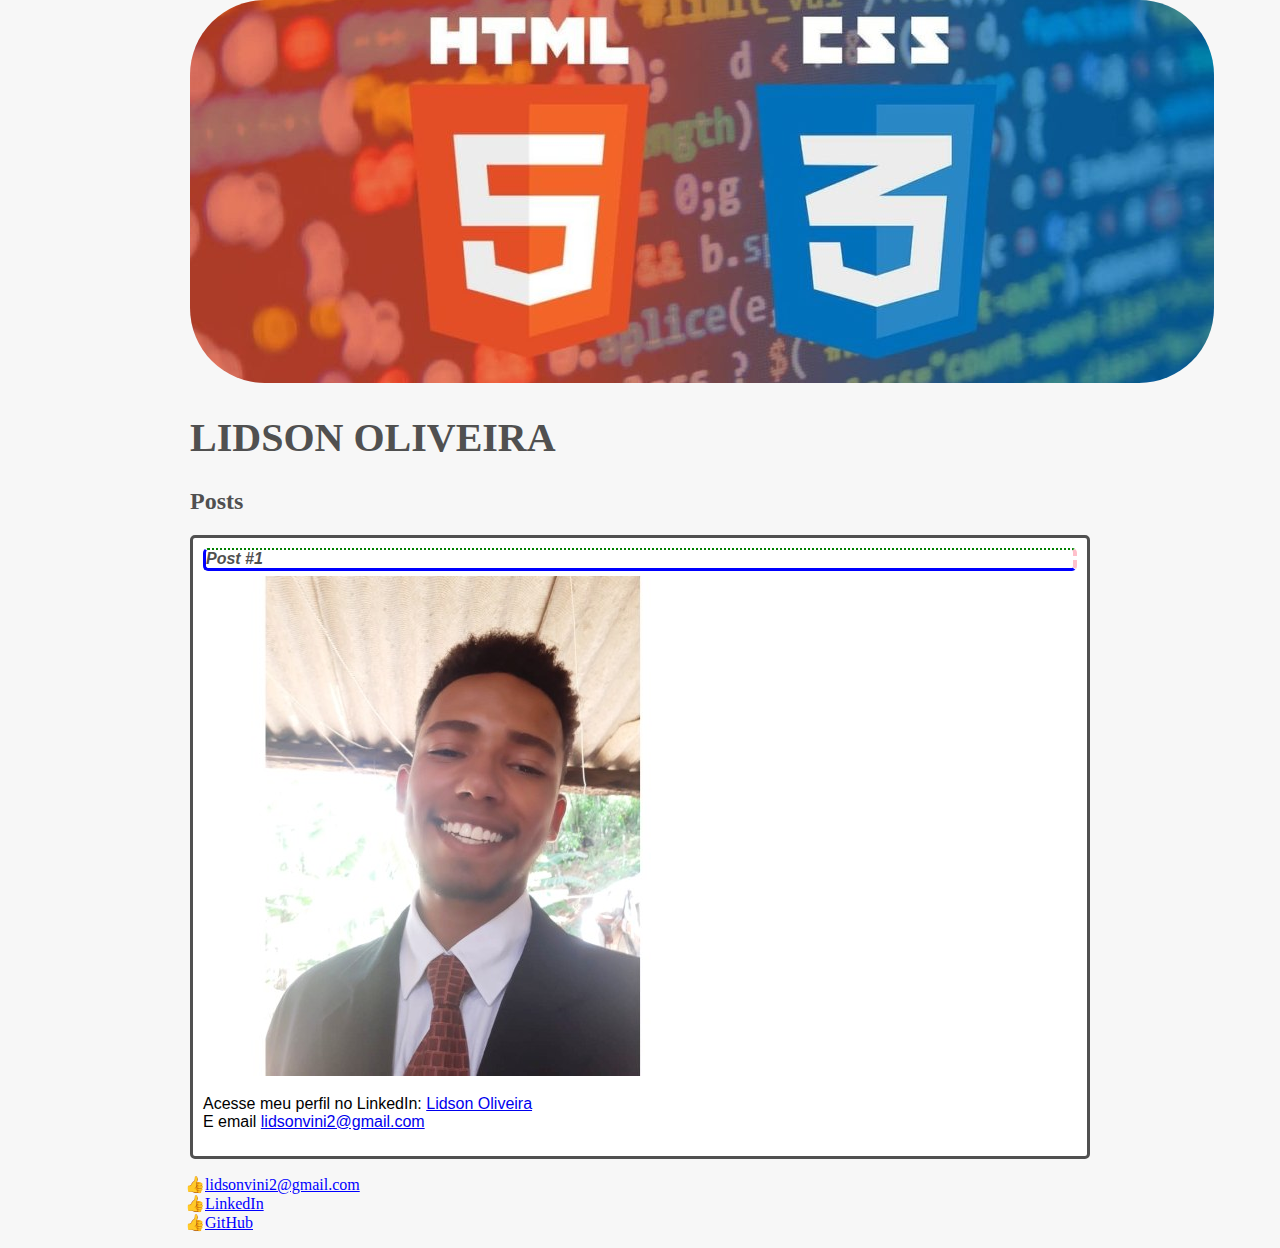
<file: Introdução a criação de websites com HTML5 e CSS3/index.html>
<!DOCTYPE html>
<html>
    <head>
        <meta charset="utf-8">
        <title>Lidson Oliveira</title>
        <link rel="stylesheet" href="style.css">
    </head>    

    <body>
        <header>
            <img src="topo.png" alt="Imagem: HTML5 e CSS3" class="photo">
            <h1 id="title">Lidson Oliveira</h1>
        </header>
        <section>
            <header>
                <h2 class="subtitle">Posts</h2>
            </header>
            <article>
                <header>
                    <h3 class="post_title">Post #1</h3>
                    <img src="euu.jpg" alt="Lidson Oliveira" class="post_img">
                </header>
                <p class="post_content">
                    Acesse meu perfil no LinkedIn: <a href="https://www.linkedin.com/in/lidson-oliveira/" target="_blank">Lidson Oliveira</a> 
                    <br> E email <a href="mailto:lidsonvini2@gmail.com" target="_blank">lidsonvini2@gmail.com</a>                      
                </p>
            </article>
       </section>
       <footer>
            <ul class="contact_list">
                <li>
                    <a href="mailto:lidsonvini2@gmail.com" target="_blank">lidsonvini2@gmail.com</a>
                </li>
                <li>
                    <a href="https://www.linkedin.com/in/lidson-oliveira/" target="_blank">LinkedIn</a>    
                </li>    
                <li>
                    <a href="https://github.com/LidsonKillua" target="_blank">GitHub</a>    
                </li>
            </ul>
       </footer>
    </body>
</html>
</file>
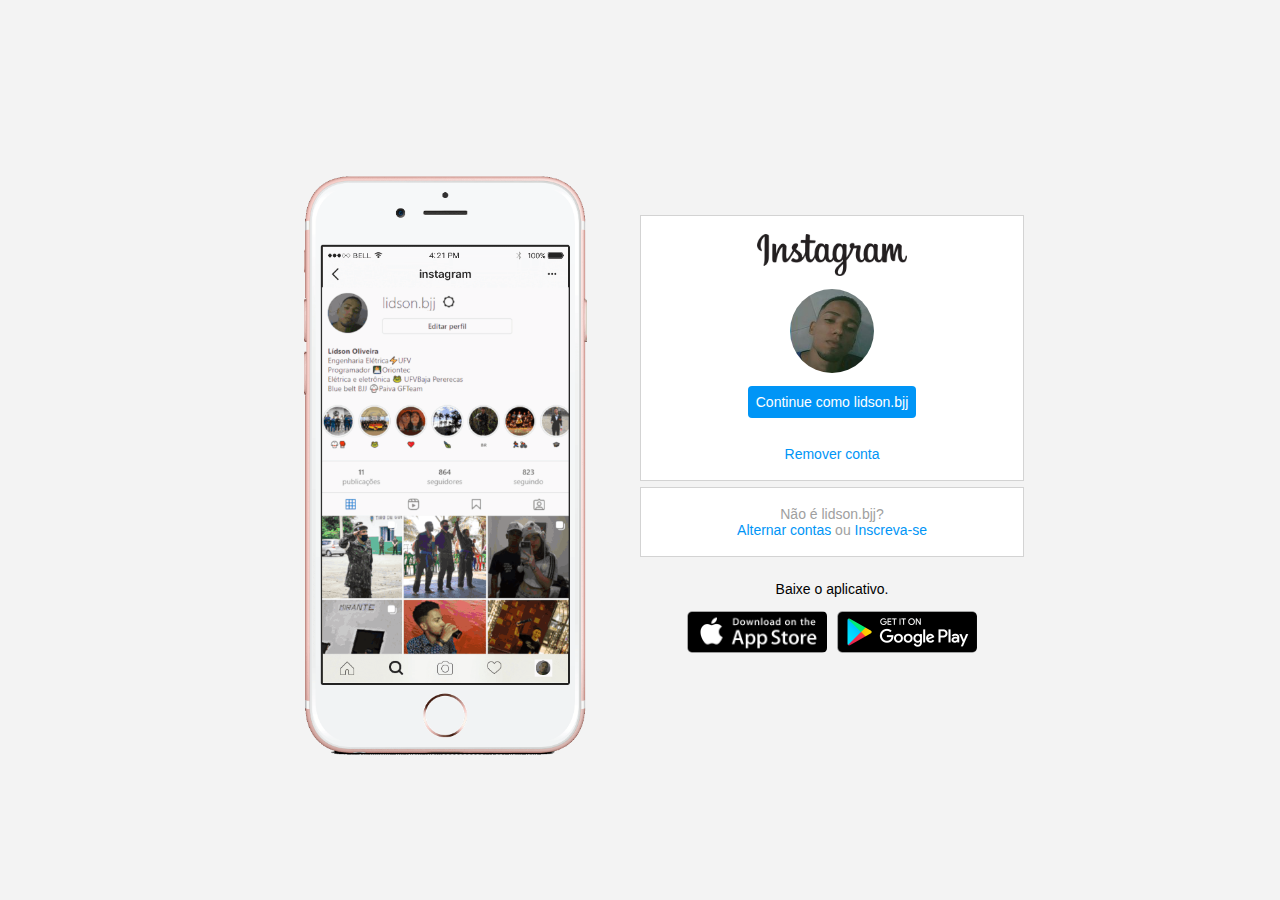
<file: Recriando a página inicial do Instagram/index.html>
<!DOCTYPE html>
<html lang="en">
<head>
    <meta charset="UTF-8">
    <meta name="viewport" content="width=device-width, initial-scale=1.0">
    <link rel="stylesheet" href="style.css">
    <title>Instagram</title>
</head>
<body>
    <div class="instagram-wrapper">
        <div class="instagram-phone">
            <img src="./img/instagram-celularlid.png" alt="celular">
        </div>
        <div class="instagram-continue">
            <div class="group">
                <img src="./img/instagram-logo.png" class="instagram-logo" alt="instagram logo">
                <div class="profile-photo">
                    <img src="./img/perfil-instagram.jpg" alt="foto de perfil">
                </div>
                <a href="#" class="instagram-login">Continue como lidson.bjj</a>
                <a href="#" class="instagram-logout">Remover conta</a>
            </div>
            <div class="group">
                <p class="not-account">Não é lidson.bjj?</p>
                <p class="not-account">
                    <span class="link-blue">Alternar contas</span>
                    ou
                    <span class="link-blue">Inscreva-se</span>
                </p>
            </div>
            <div class="get-the-app">
                <p class="get-app">Baixe o aplicativo.</p>
                <div class="download">
                    <a href="#" class="app-download"></a>
                    <a href="#" class="app-download"></a>
                </div>
            </div>
        </div>
    </div>
</body>
</html>
</file>
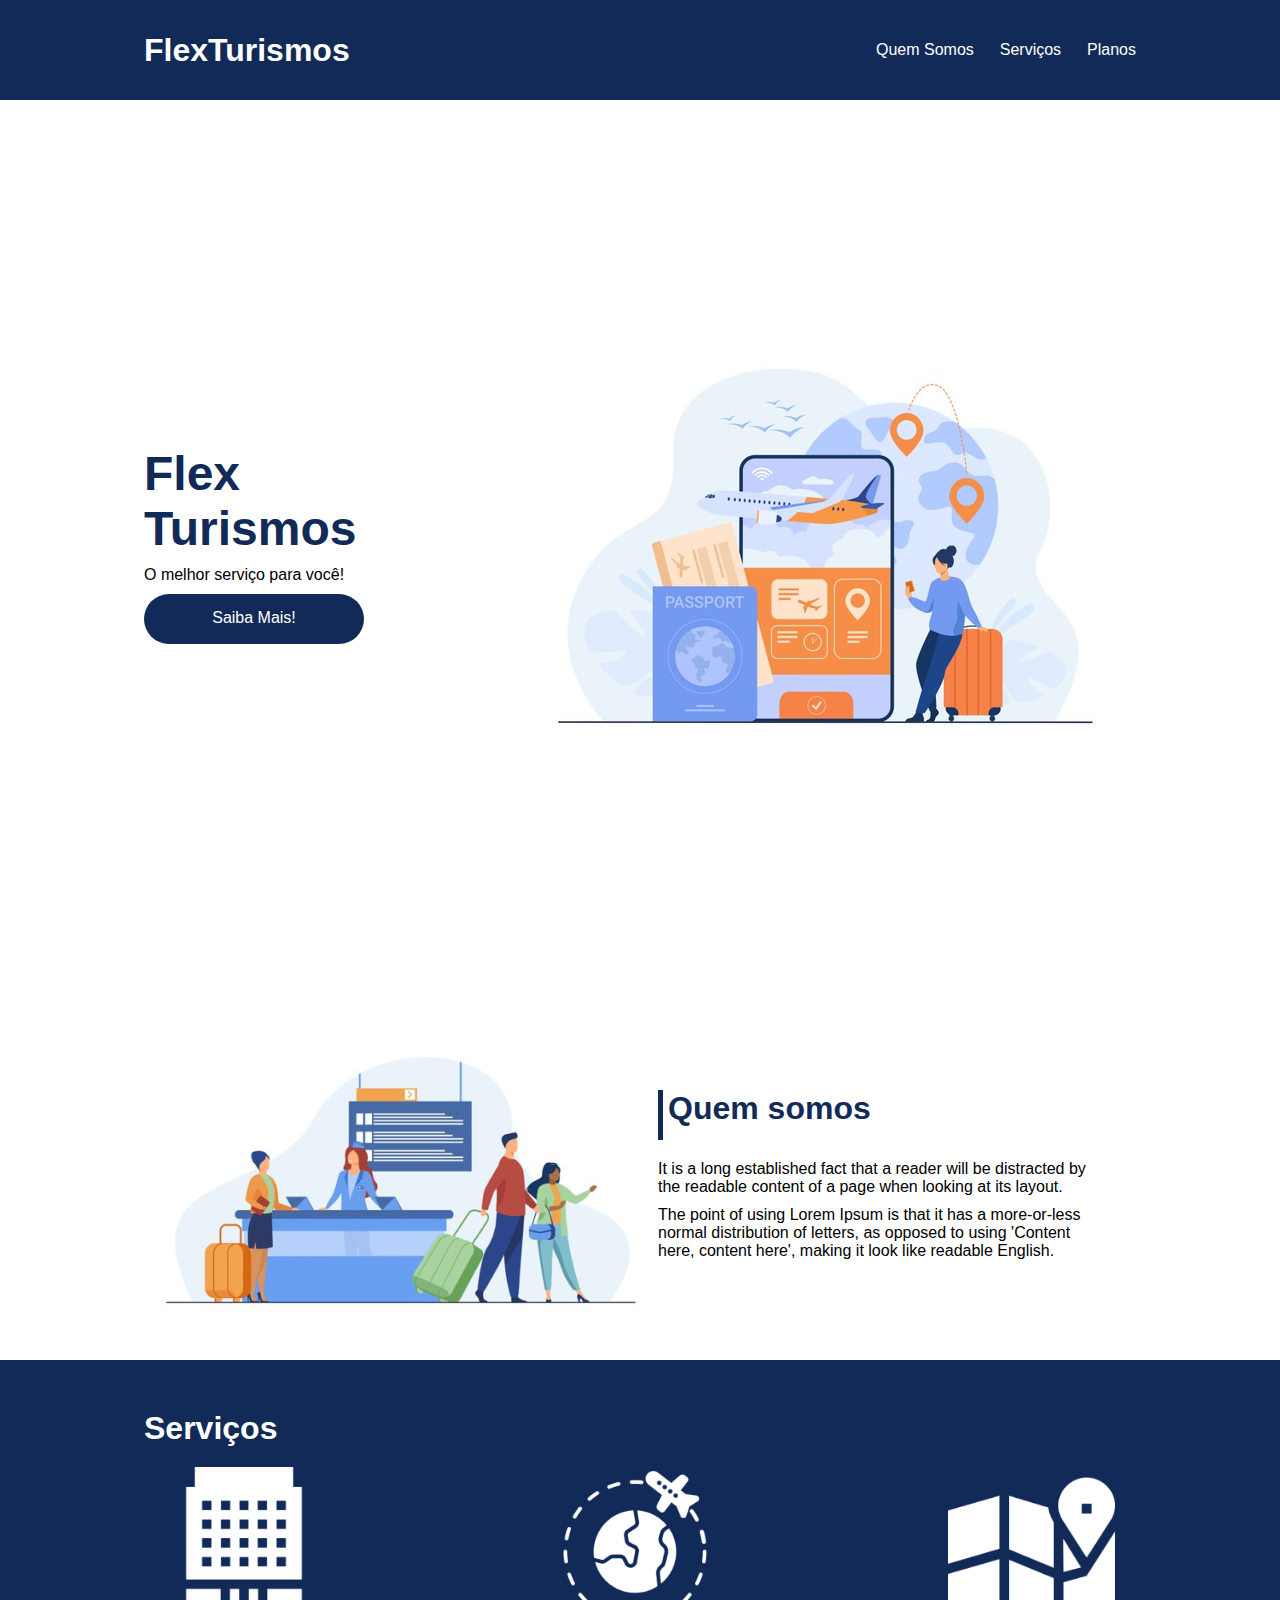
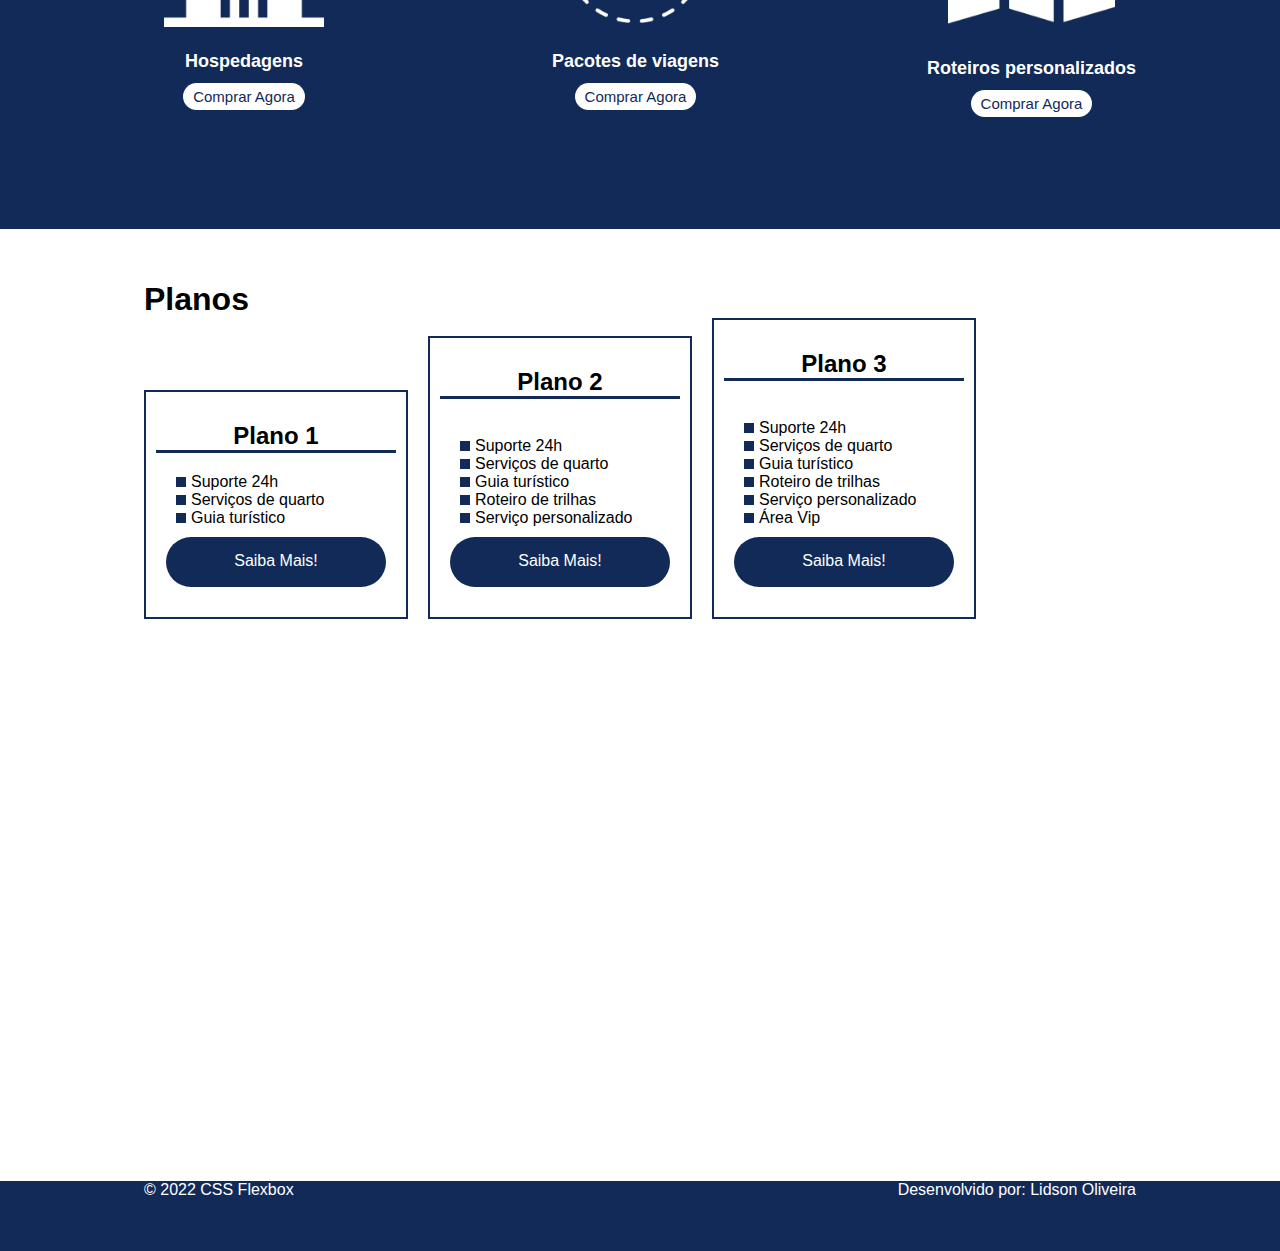
<file: Posicionando Elementos com Flexbox em CSS/flex-projeto/index.html>
<!DOCTYPE html>
<html lang="pt-br">
<head>
    <meta charset="UTF-8">
    <meta name="viewport" content="width=device-width, initial-scale=1.0">
    <title>Flex Turismos</title>
    <link rel="stylesheet" href="./style.css">
</head>
<body>
    <header>
        <div class="flex-container menu">
            <div><h1>FlexTurismos</h1></div>
            <ul class="list-items">
                <li><a href="#quem-somos">Quem Somos</a></li>
                <li><a href="#servicos">Serviços</a></li>
                <li><a href="#planos">Planos</a></li>
            </ul>
        </div>
    </header>

    <div class="flex-container apresentacao">
        <div class="texto-apresentacao">
            <h1>Flex <br>Turismos</h1>
            <p>O melhor serviço para você!</p>
            <a href="" class="btn">Saiba Mais!</a>
        </div>

        <div>
            <div><img src="./images/0-main.png" alt="banner de apresentação"></div>
        </div>
    </div>

    <div class="flex-container" id="quem-somos">
        <div>
            <h2>Quem somos</h2>
            <p>It is a long established fact that a reader will be distracted by the readable content of a page when looking at its layout. </p>
            <p>The point of using Lorem Ipsum is that it has a more-or-less normal distribution of letters, as opposed to using 'Content here, content here', making it look like readable English.</p>
        </div>

        <div>
            <img src="./images/1-quem-somos.png" alt="balcão de atendimento">
        </div>
    </div>

    <div class="container-externo">
        <div class="flex-container" id="servicos">
            <div>
                <h2>Serviços</h2>
            </div>

            <div class="list-servicos">
                <div class="item-servico">
                    <div><img src="./images/icon-2.png" alt="hospedagens"></div>
                    <p>Hospedagens</p>
                    <a href="#">Comprar Agora</a>
                </div>

                <div class="item-servico">
                <div><img src="./images/icon-1.png" alt="pacote de viagens"></div>
                <p>Pacotes de viagens</p>
                <a href="#">Comprar Agora</a>
                </div>

                <div class="item-servico">
                    <div><img src="./images/icon-3.png" alt="roteiros personalizados"></div>
                    <p>Roteiros personalizados</p>
                    <a href="#">Comprar Agora</a>
                </div>

            </div>  
        </div>
    </div>

    <div class="flex-container" id="planos">

        <div><h2>Planos</h2></div>

        <div class="list-planos">
            <div class="item-plano">
                <h3>Plano 1</h3>
                <ul>
                    <li>Suporte 24h</li>
                    <li>Serviços de quarto</li>
                    <li>Guia turístico</li>
                </ul>
                <a href="#" class="btn">Saiba Mais!</a>
            </div>

            <div class="item-plano">
                <h3>Plano 2</h3>
                <br>
                <ul>
                    <li>Suporte 24h</li>
                    <li>Serviços de quarto</li>
                    <li>Guia turístico</li>
                    <li>Roteiro de trilhas</li>
                    <li>Serviço personalizado</li>
                </ul>
                <a href="#" class="btn">Saiba Mais!</a>
            </div>

            <div class="item-plano">
                <h3>Plano 3</h3>
                <br>
                <ul>
                    <li>Suporte 24h</li>
                    <li>Serviços de quarto</li>
                    <li>Guia turístico</li>
                    <li>Roteiro de trilhas</li>
                    <li>Serviço personalizado</li>
                    <li>Área Vip</li>
                </ul>
                <a href="#" class="btn">Saiba Mais!</a>
            </div>
        </div>
    </div>

    <footer>
        <div class="flex-container footer">
            <p>&copy; 2022 CSS Flexbox</p>
            <p>Desenvolvido por: Lidson Oliveira</p>
        </div>
    </footer>
</body>
</html>
</file>
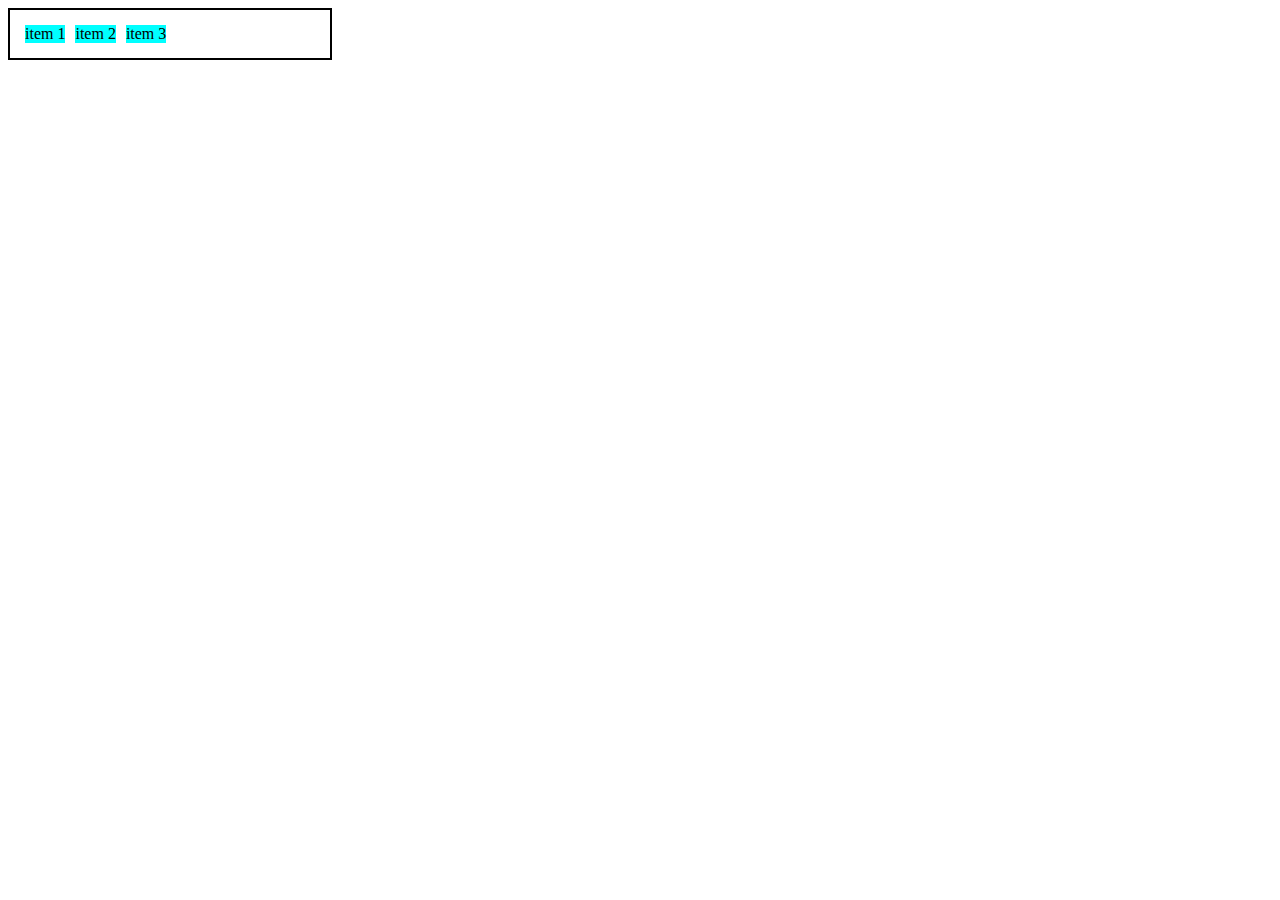
<file: Posicionando Elementos com Flexbox em CSS/0-display-flex.html>
<!DOCTYPE html>
<html lang="en">
<head>
    <meta charset="UTF-8">
    <meta http-equiv="X-UA-Compatible" content="IE=edge">
    <meta name="viewport" content="width=device-width, initial-scale=1.0">
    <title>Fundamentos - Display Flex</title>
    <style>
        .flex{
            max-width: 300px;
            padding: 10px;
            border: 2px solid black;
            display: flex;
        }

        .item{
            background-color: aqua;
            margin: 5px;
        }
    </style>
</head>
<body>
    <div class="flex">
        <div class="item">item 1</div>
        <div class="item">item 2</div>
        <div class="item">item 3</div>
    </div>
</body>
</html>
</file>
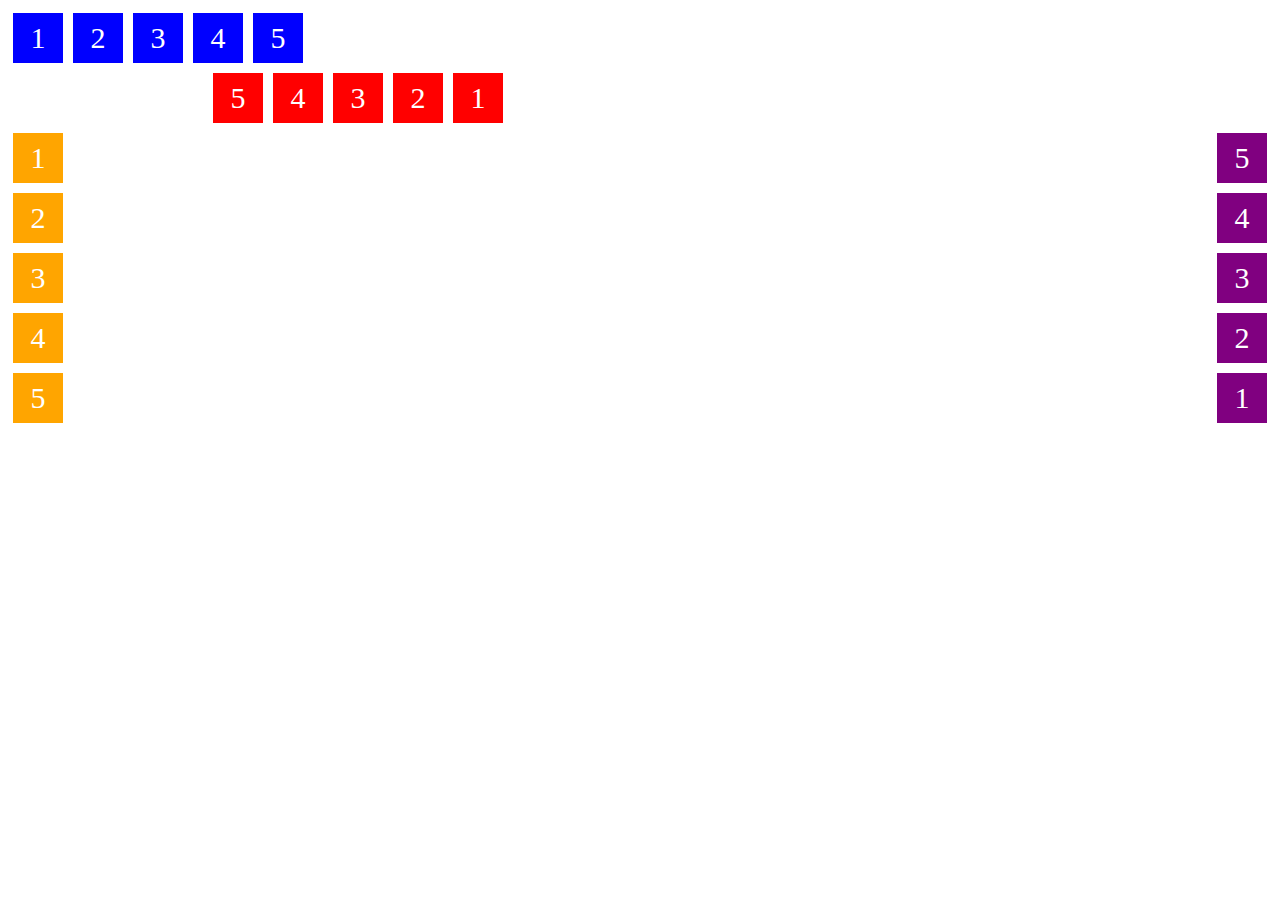
<file: Posicionando Elementos com Flexbox em CSS/1-flex-direction.html>
<!DOCTYPE html>
<html lang="en">
<head>
    <meta charset="UTF-8">
    <meta http-equiv="X-UA-Compatible" content="IE=edge">
    <meta name="viewport" content="width=device-width, initial-scale=1.0">
    <title>Fundamentos - Flex direction</title>

    <style>
        .flex-container {
            margin: 0;
            padding: 0;
            display: flex;
            list-style: none;
            max-width: 500px;
        }

        .flex-item {
            background-color: blue;
            height: 50px;
            width: 50px;
            line-height: 50px;
            font-size: 30px;
            color: white;
            text-align: center;
            margin: 5px;
        }
        
        .row {
            flex-direction: row;
        }

        .row-reverse {
            flex-direction: row-reverse;
        }

        .row-reverse li{
            background-color: red;
        }

        .column {
            float: left;
            flex-direction: column;
        }

        .column li {
            background-color: orange;
        }

        .column-reverse {
            float: right;
            flex-direction: column-reverse;
        }

        .column-reverse li {
            background-color: purple;
        }
    </style>
</head>
<body>
    <ul class="flex-container row">
        <li class="flex-item">1</li>
        <li class="flex-item">2</li>
        <li class="flex-item">3</li>
        <li class="flex-item">4</li>
        <li class="flex-item">5</li>
    </ul>

    <ul class="flex-container row-reverse">
        <li class="flex-item">1</li>
        <li class="flex-item">2</li>
        <li class="flex-item">3</li>
        <li class="flex-item">4</li>
        <li class="flex-item">5</li>
    </ul>

    <ul class="flex-container column">
        <li class="flex-item">1</li>
        <li class="flex-item">2</li>
        <li class="flex-item">3</li>
        <li class="flex-item">4</li>
        <li class="flex-item">5</li>
    </ul>

    <ul class="flex-container column-reverse">
        <li class="flex-item">1</li>
        <li class="flex-item">2</li>
        <li class="flex-item">3</li>
        <li class="flex-item">4</li>
        <li class="flex-item">5</li>
    </ul>
</body>
</html>
</file>
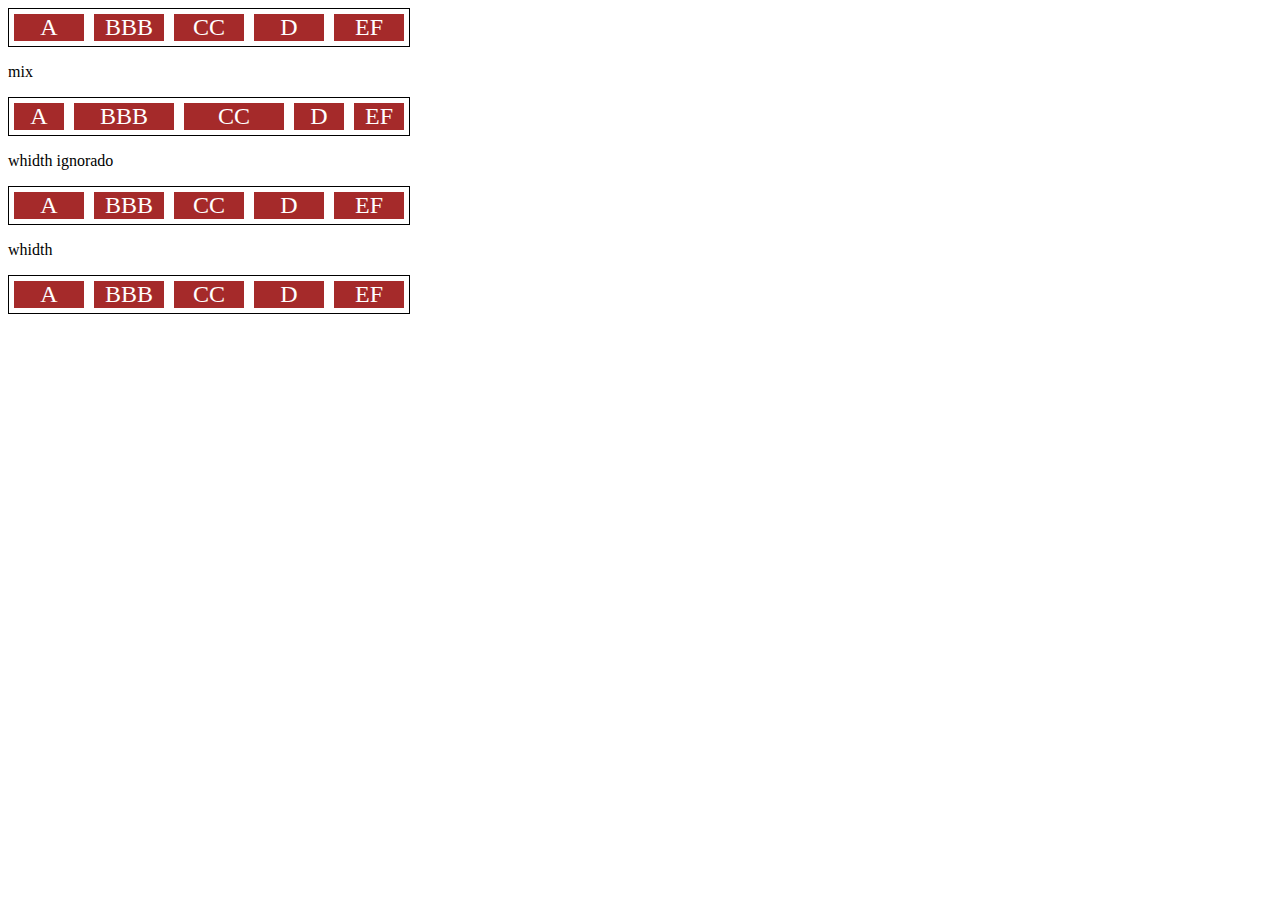
<file: Posicionando Elementos com Flexbox em CSS/10-flex.html>
<!DOCTYPE html>
<html lang="en">
<head>
    <meta charset="UTF-8">
    <meta http-equiv="X-UA-Compatible" content="IE=edge">
    <meta name="viewport" content="width=device-width, initial-scale=1.0">
    <title>Fundamentos - Flex</title>
    <style>
        .flex-container {
            display: flex;
            border: 1px solid black;
            max-width: 400px;
            margin-bottom: 10px;
        }
        
        .item {
            background-color: brown;
            color: white;
            font-size: 24px;
            text-align: center;
            margin: 5px;
        }

        .flex-1 {
            flex: 1;
            /* grow = 1, shrink = 1, basis = 0 */ 
        }

        .flex-111 {
            flex: 1 1 1;
            /* grow = 1, shrink = 1, basis = 1 */ 
        }

        .largura {
            width: 200px;
        }

        .flex-2 {
            flex: 2;
            /* grow = 2, shrink = 1, basis = 0 */ 
        }
    </style>
</head>
<body>
    <div class="flex-container">
        <div class="item flex-1">A</div>
        <div class="item flex-1">BBB</div>
        <div class="item flex-1">CC</div>
        <div class="item flex-1">D</div>
        <div class="item flex-1">EF</div>
    </div>

    <p>mix</p>
    <div class="flex-container">
        <div class="item flex-1">A</div>
        <div class="item flex-2">BBB</div>
        <div class="item flex-2">CC</div>
        <div class="item flex-1">D</div>
        <div class="item flex-1">EF</div>
    </div>

    <p>whidth ignorado</p>
    <div class="flex-container">
        <div class="item flex-1 largura">A</div>
        <div class="item flex-1 largura">BBB</div>
        <div class="item flex-1 largura">CC</div>
        <div class="item flex-1 largura">D</div>
        <div class="item flex-1 largura">EF</div>
    </div>

    <p>whidth</p>
    <div class="flex-container">
        <div class="item flex-111 largura">A</div>
        <div class="item flex-111 largura">BBB</div>
        <div class="item flex-111 largura">CC</div>
        <div class="item flex-111 largura">D</div>
        <div class="item flex-111 largura">EF</div>
    </div>
</body>
</html>
</file>
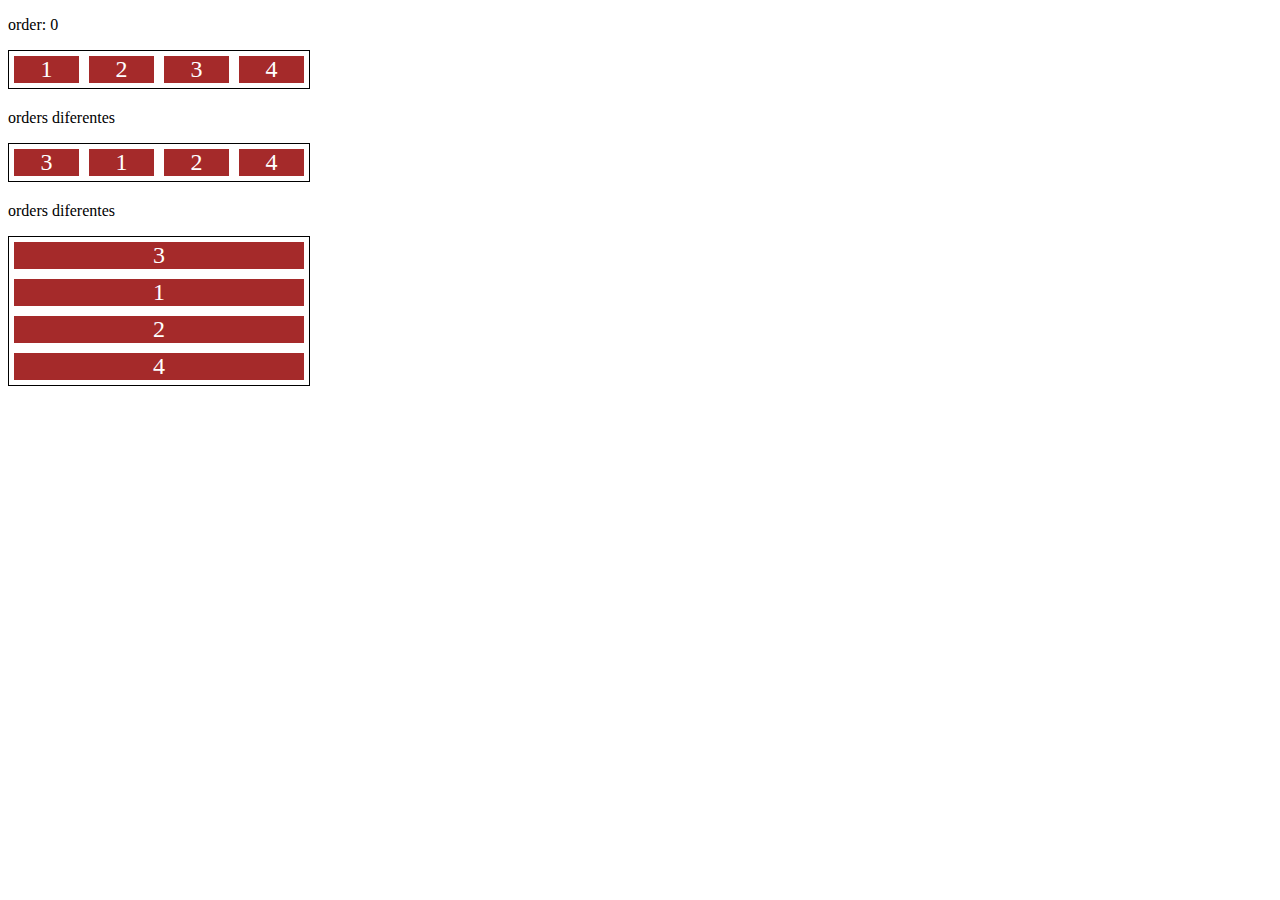
<file: Posicionando Elementos com Flexbox em CSS/11-order.html>
<!DOCTYPE html>
<html lang="en">
<head>
    <meta charset="UTF-8">
    <meta http-equiv="X-UA-Compatible" content="IE=edge">
    <meta name="viewport" content="width=device-width, initial-scale=1.0">
    <title>Fundamentos - order</title>
    <style>
        .flex-container {
            display: flex;
            border: 1px solid black;
            max-width: 300px;
            margin-bottom: 20px;
        }

        .item {
            flex: 1;
            background-color: brown;
            color: white;
            text-align: center;
            font-size: 24px;
            margin: 5px;
        }

        .o1 {
            order: 1;
        }

        .o2 {
            order: 2;
        }

        .o3 {
            order: 3;
        }

        .direction {
            flex-direction: column;
        }
    </style>
</head>
<body>
    <p>order: 0</p>
    <div class="flex-container">
        <div class="item">1</div>
        <div class="item">2</div>
        <div class="item">3</div>
        <div class="item">4</div>
    </div>

    <p>orders diferentes</p>
    <div class="flex-container">
        <div class="item o2">1</div>
        <div class="item o3">2</div>
        <div class="item o1">3</div>
        <div class="item o3">4</div>
    </div>

    <p>orders diferentes</p>
    <div class="flex-container direction">
        <div class="item o2">1</div>
        <div class="item o3">2</div>
        <div class="item o1">3</div>
        <div class="item o3">4</div>
    </div>
</body>
</html>
</file>
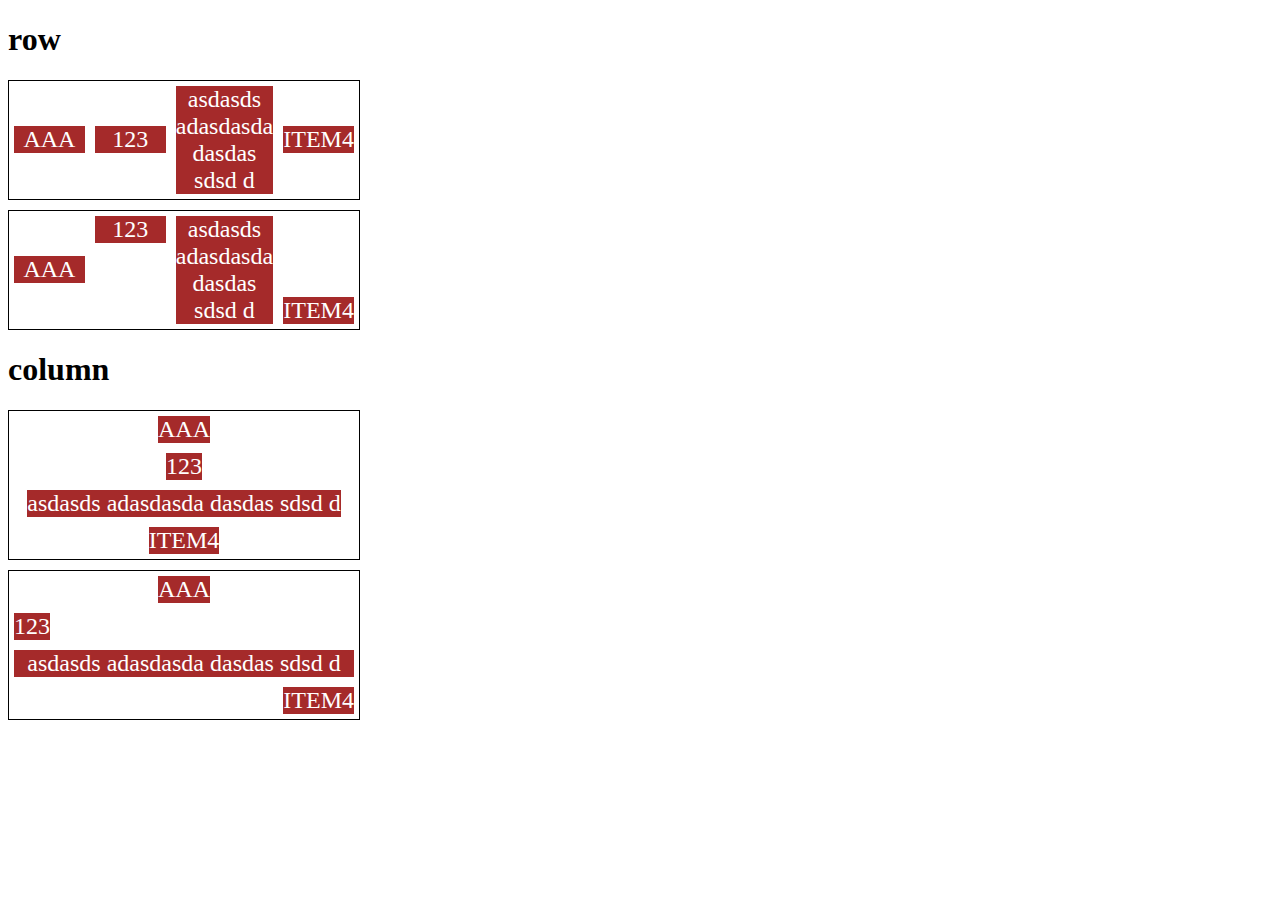
<file: Posicionando Elementos com Flexbox em CSS/12-align-self.html>
<!DOCTYPE html>
<html lang="en">
<head>
    <meta charset="UTF-8">
    <meta http-equiv="X-UA-Compatible" content="IE=edge">
    <meta name="viewport" content="width=device-width, initial-scale=1.0">
    <title>Fundamentos - align-self</title>
    <style>
        .flex-container{
            display: flex;
            border: 1px solid black;
            margin-bottom: 10px;
            max-width: 350px;
        }

        .align-container{
            align-items: center;
        }

        .direction{
            flex-direction: column;
        }

        .item{
            flex: 1;
            background-color: brown;
            color: white;
            font-size: 24px;
            text-align: center;
            margin: 5px;
        }

        .center{
            align-self: center;
        }

        .start{
            align-self: flex-start;
        }

        .end{
            align-self: flex-end;
        }

        .stretch{
            align-self: stretch;
        }

        .auto{
            align-self: auto;
        }
    </style>
</head>
<body>
    <h1>row</h1>
    <div class="flex-container align-container">
        <div class="item auto">AAA</div>
        <div class="item auto">123</div>
        <div class="item auto">asdasds adasdasda dasdas sdsd d</div>
        <div class="item auto">ITEM4</div>
    </div>

    <div class="flex-container">
        <div class="item center">AAA</div>
        <div class="item start">123</div>
        <div class="item stretch">asdasds adasdasda dasdas sdsd d</div>
        <div class="item end">ITEM4</div>
    </div>

    <h1>column</h1>
    <div class="flex-container direction align-container">
        <div class="item auto">AAA</div>
        <div class="item auto">123</div>
        <div class="item auto">asdasds adasdasda dasdas sdsd d</div>
        <div class="item auto">ITEM4</div>
    </div>

    <div class="flex-container direction">
        <div class="item center">AAA</div>
        <div class="item start">123</div>
        <div class="item stretch">asdasds adasdasda dasdas sdsd d</div>
        <div class="item end">ITEM4</div>
    </div>
</body>
</html>
</file>
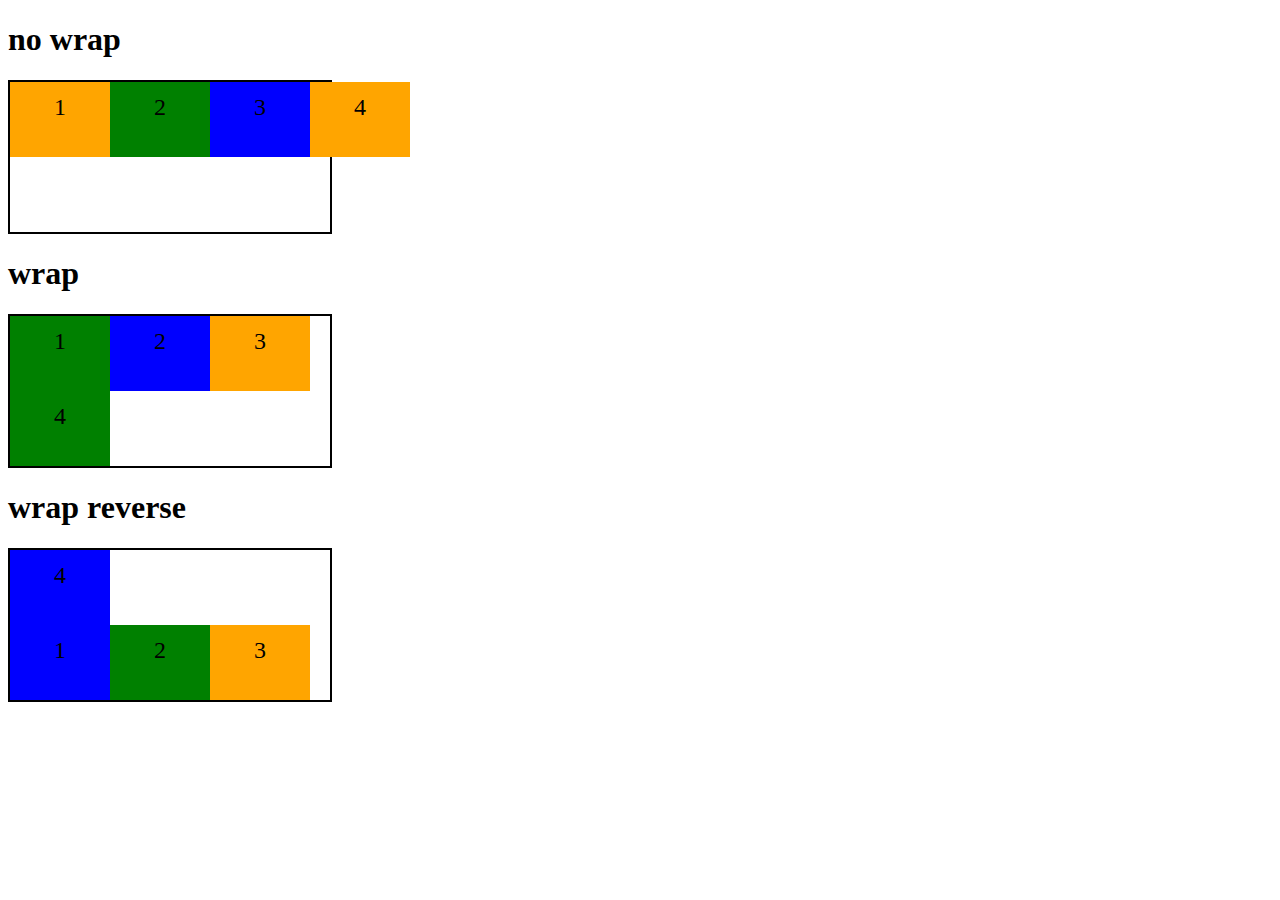
<file: Posicionando Elementos com Flexbox em CSS/2-flex-wrap.html>
<!DOCTYPE html>
<html lang="en">
<head>
    <meta charset="UTF-8">
    <meta http-equiv="X-UA-Compatible" content="IE=edge">
    <meta name="viewport" content="width=device-width, initial-scale=1.0">
    <title>Fundamentos - Flex wrap</title>

    <style>
        .flex-container {
            display: flex;
            height: 150px;
            border: 2px solid black;
            max-width: 320px;
            flex-direction: row;
        }

        .item {
            font-size: 24px;
            height: 50%;
            text-align: center;
            width: 100px;
            min-width: 100px;
            line-height: 50px;
        }

        .nowrap {
            flex-wrap: nowrap;
        }

        .wrap {
            flex-wrap: wrap;
        }

        .wrap-reverse {
            flex-wrap: wrap-reverse;
        }

        .blue {
            background-color: blue;
        }

        .green {
            background-color: green;
        }

        .orange {
            background-color: orange;
        }
    </style>
</head>
<body>
    <h1>no wrap</h1>
    <div class="flex-container nowrap">
        <div class="item orange">1</div>
        <div class="item green">2</div>
        <div class="item blue">3</div>
        <div class="item orange">4</div>
    </div>

    <h1>wrap</h1>
    <div class="flex-container wrap">
        <div class="item green">1</div>
        <div class="item blue">2</div>
        <div class="item orange">3</div>
        <div class="item green">4</div>
    </div>

    <h1>wrap reverse</h1>
    <div class="flex-container wrap-reverse">
        <div class="item blue">1</div>
        <div class="item green">2</div>
        <div class="item orange">3</div>        
        <div class="item blue">4</div>
    </div>
</body>
</html>
</file>
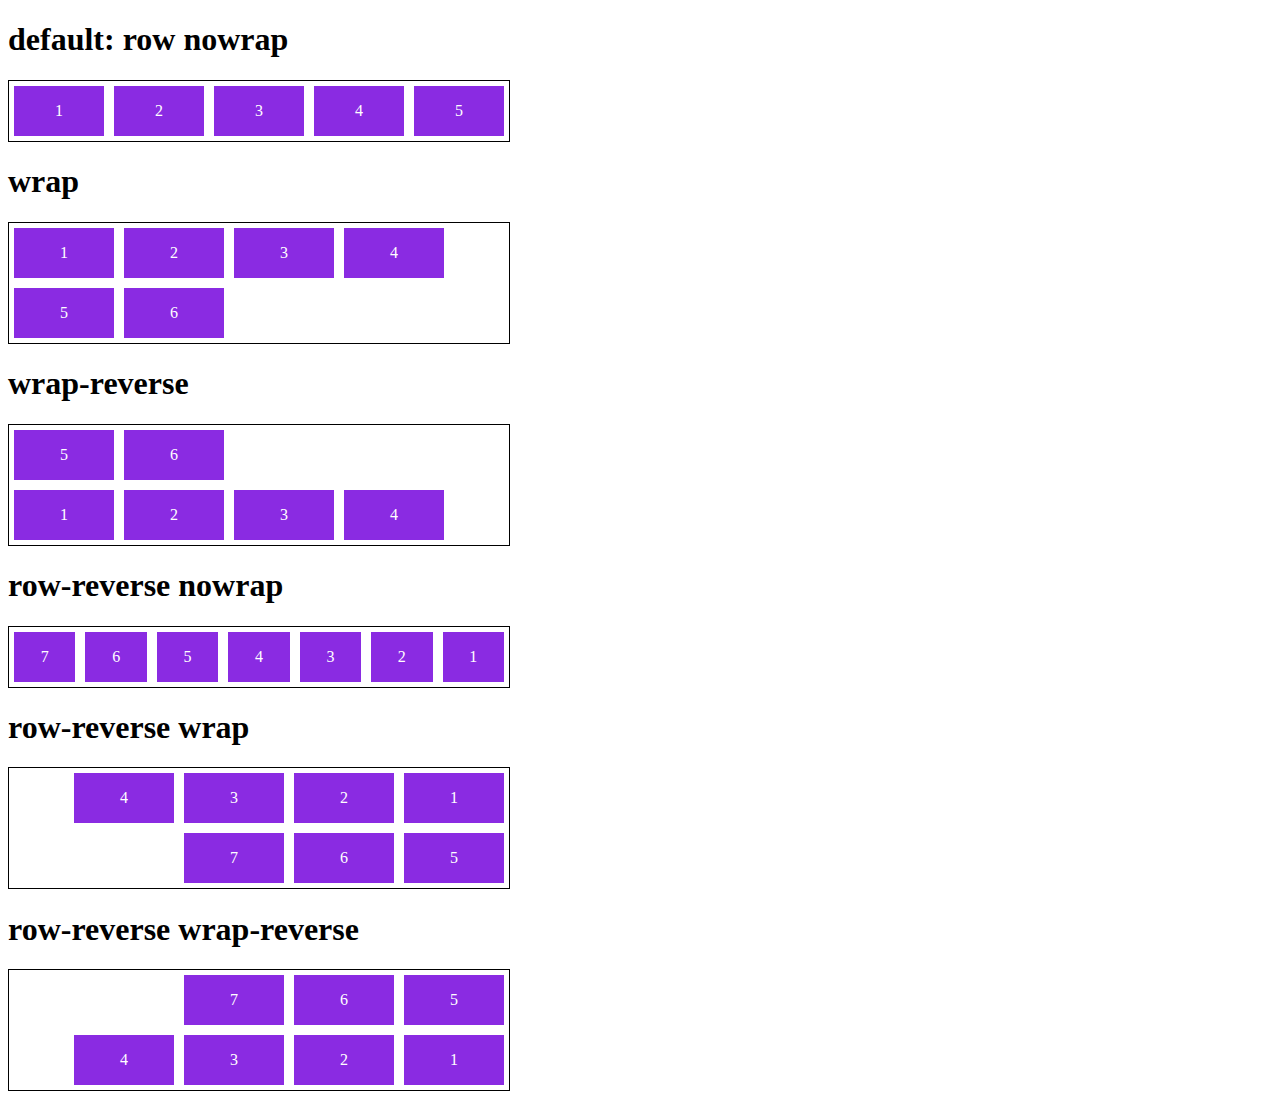
<file: Posicionando Elementos com Flexbox em CSS/3-flex-flow.html>
<!DOCTYPE html>
<html lang="en">
<head>
    <meta charset="UTF-8">
    <meta http-equiv="X-UA-Compatible" content="IE=edge">
    <meta name="viewport" content="width=device-width, initial-scale=1.0">
    <title>Fundamentos - Flex flow</title>

    <style>
        .flex-container {
            display: flex;
            border: 1px solid black;
            max-width: 500px;
            margin-bottom: 10px;
        }

        .default {
            flex-flow: row nowrap;
        } 

        .wrap{
            flex-flow: row wrap;
        }

        .wrap-reverse{
            flex-flow: row wrap-reverse;
        }

        .r-nowrap{
            flex-flow: row-reverse nowrap;
        }

        .r-wrap{
            flex-flow: row-reverse wrap;
        }

        .rr-wrap{
            flex-flow: row-reverse wrap-reverse;
        }

        .item {
            background-color: blueviolet;
            margin: 5px;
            color: white;
            text-align: center;
            width: 100px;
            height: 50px;
            line-height: 50px;
        }


    </style>
</head>
<body>
    <h1>default: row nowrap</h1>
    <div class="flex-container default">
        <div class="item">1</div>
        <div class="item">2</div>
        <div class="item">3</div>
        <div class="item">4</div>
        <div class="item">5</div>
    </div>  

    <h1>wrap</h1>
    <div class="flex-container wrap">
        <div class="item">1</div>
        <div class="item">2</div>
        <div class="item">3</div>
        <div class="item">4</div>
        <div class="item">5</div>
        <div class="item">6</div>
    </div>

    <h1>wrap-reverse</h1>
    <div class="flex-container wrap-reverse">
        <div class="item">1</div>
        <div class="item">2</div>
        <div class="item">3</div>
        <div class="item">4</div>
        <div class="item">5</div>
        <div class="item">6</div>
    </div>

    <h1>row-reverse nowrap</h1>
    <div class="flex-container r-nowrap">
        <div class="item">1</div>
        <div class="item">2</div>
        <div class="item">3</div>
        <div class="item">4</div>
        <div class="item">5</div>
        <div class="item">6</div>
        <div class="item">7</div>
    </div>

    <h1>row-reverse wrap</h1>
    <div class="flex-container r-wrap">
        <div class="item">1</div>
        <div class="item">2</div>
        <div class="item">3</div>
        <div class="item">4</div>
        <div class="item">5</div>
        <div class="item">6</div>
        <div class="item">7</div>
    </div>

    <h1>row-reverse wrap-reverse</h1>
    <div class="flex-container rr-wrap">
        <div class="item">1</div>
        <div class="item">2</div>
        <div class="item">3</div>
        <div class="item">4</div>
        <div class="item">5</div>
        <div class="item">6</div>
        <div class="item">7</div>
    </div>
</body>
</html>
</file>
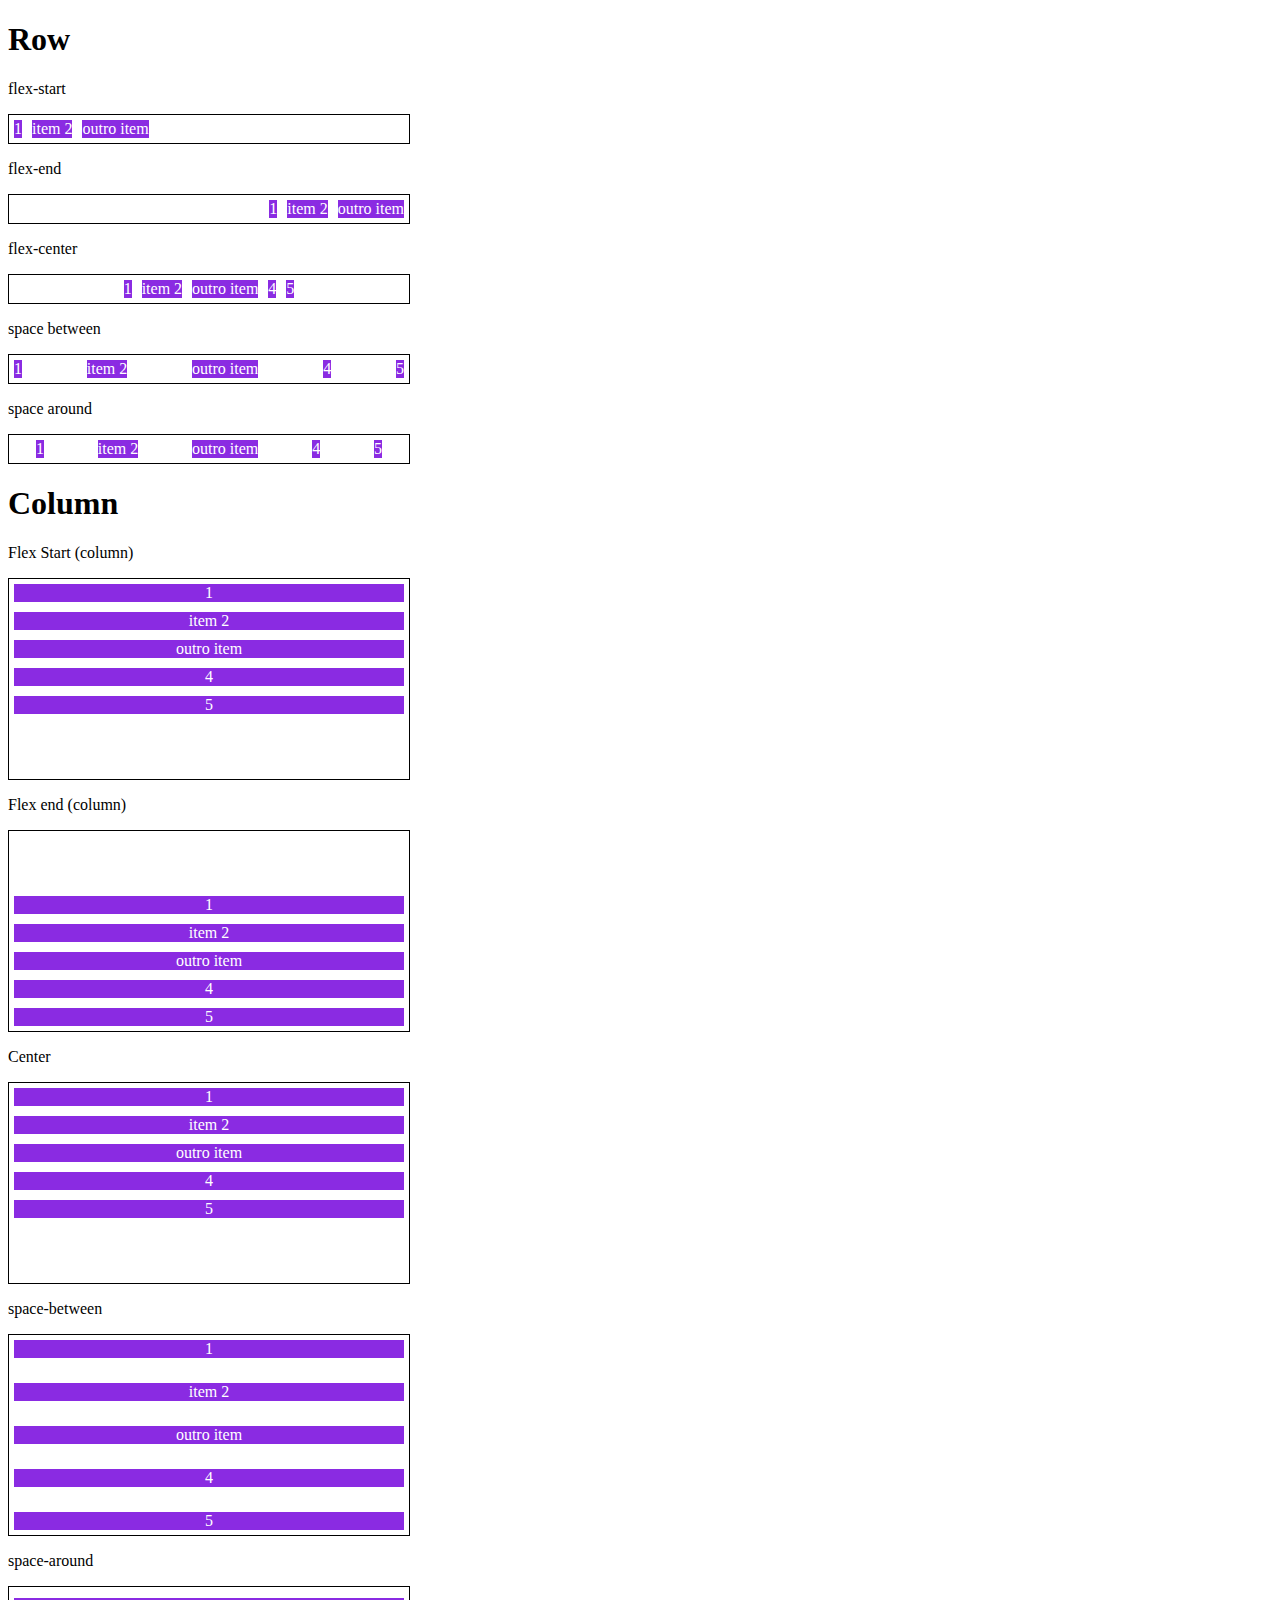
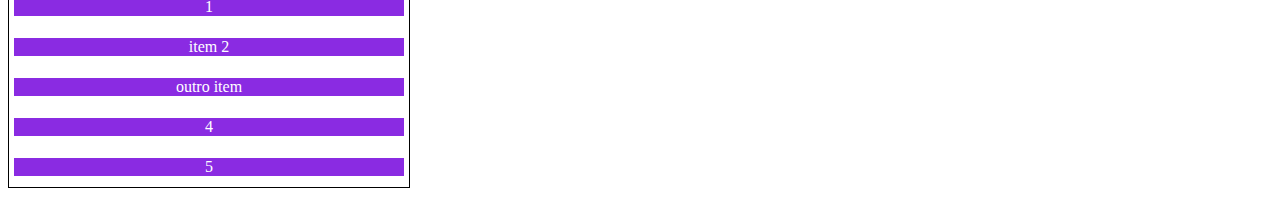
<file: Posicionando Elementos com Flexbox em CSS/4-justify-content.html>
<!DOCTYPE html>
<html lang="en">
<head>
    <meta charset="UTF-8">
    <meta http-equiv="X-UA-Compatible" content="IE=edge">
    <meta name="viewport" content="width=device-width, initial-scale=1.0">
    <title>Fundamentos - Justify content</title>
    <style>
        .container{
            max-width: 400px;
            border: 1px solid black;
            margin: 0;
            display: flex;
            margin-bottom: 10px;
        }

        .item{
            background-color: blueviolet;
            margin: 5px;
            text-align: center;
            color: white;
        }

        .flex-start{
            justify-content: flex-start;
        }

        .flex-end{
            justify-content: flex-end;
        }

        .flex-center{
            justify-content: center;
        }

        .space-between{
            justify-content: space-between;
        }

        .space-around{
            justify-content: space-around;
        }

        .column{
            flex-direction: column;
            min-height: 200px;
        }
    </style>
</head>
<body>
    <h1>Row</h1>
    <p>flex-start</p>
    <section class="container flex-start">
        <div class="item">1</div>
        <div class="item">item 2</div>
        <div class="item">outro item</div>
    </section>

    <p>flex-end</p>
    <section class="container flex-end">
        <div class="item">1</div>
        <div class="item">item 2</div>
        <div class="item">outro item</div>
    </section>    

    <p>flex-center</p>
    <section class="container flex-center">
        <div class="item">1</div>
        <div class="item">item 2</div>
        <div class="item">outro item</div>
        <div class="item">4</div>
        <div class="item">5</div>
    </section>  

    <p>space between</p>
    <section class="container space-between">
        <div class="item">1</div>
        <div class="item">item 2</div>
        <div class="item">outro item</div>
        <div class="item">4</div>
        <div class="item">5</div>
    </section>  

    <p>space around</p>
    <section class="container space-around">
        <div class="item">1</div>
        <div class="item">item 2</div>
        <div class="item">outro item</div>
        <div class="item">4</div>
        <div class="item">5</div>
    </section>  

    <h1>Column</h1>

    <p>Flex Start (column)</p>
    <section class="container flex-start column">
        <div class="item">1</div>
        <div class="item">item 2</div>
        <div class="item">outro item</div>
        <div class="item">4</div>
        <div class="item">5</div>
    </section> 

    <p>Flex end (column)</p>
    <section class="container flex-end column">
        <div class="item">1</div>
        <div class="item">item 2</div>
        <div class="item">outro item</div>
        <div class="item">4</div>
        <div class="item">5</div>
    </section> 

    <p>Center</p>
    <section class="container center column">
        <div class="item">1</div>
        <div class="item">item 2</div>
        <div class="item">outro item</div>
        <div class="item">4</div>
        <div class="item">5</div>
    </section> 

    <p>space-between</p>
    <section class="container space-between column">
        <div class="item">1</div>
        <div class="item">item 2</div>
        <div class="item">outro item</div>
        <div class="item">4</div>
        <div class="item">5</div>
    </section>

    <p>space-around</p>
    <section class="container space-around column">
        <div class="item">1</div>
        <div class="item">item 2</div>
        <div class="item">outro item</div>
        <div class="item">4</div>
        <div class="item">5</div>
    </section>
</body>
</html>
</file>
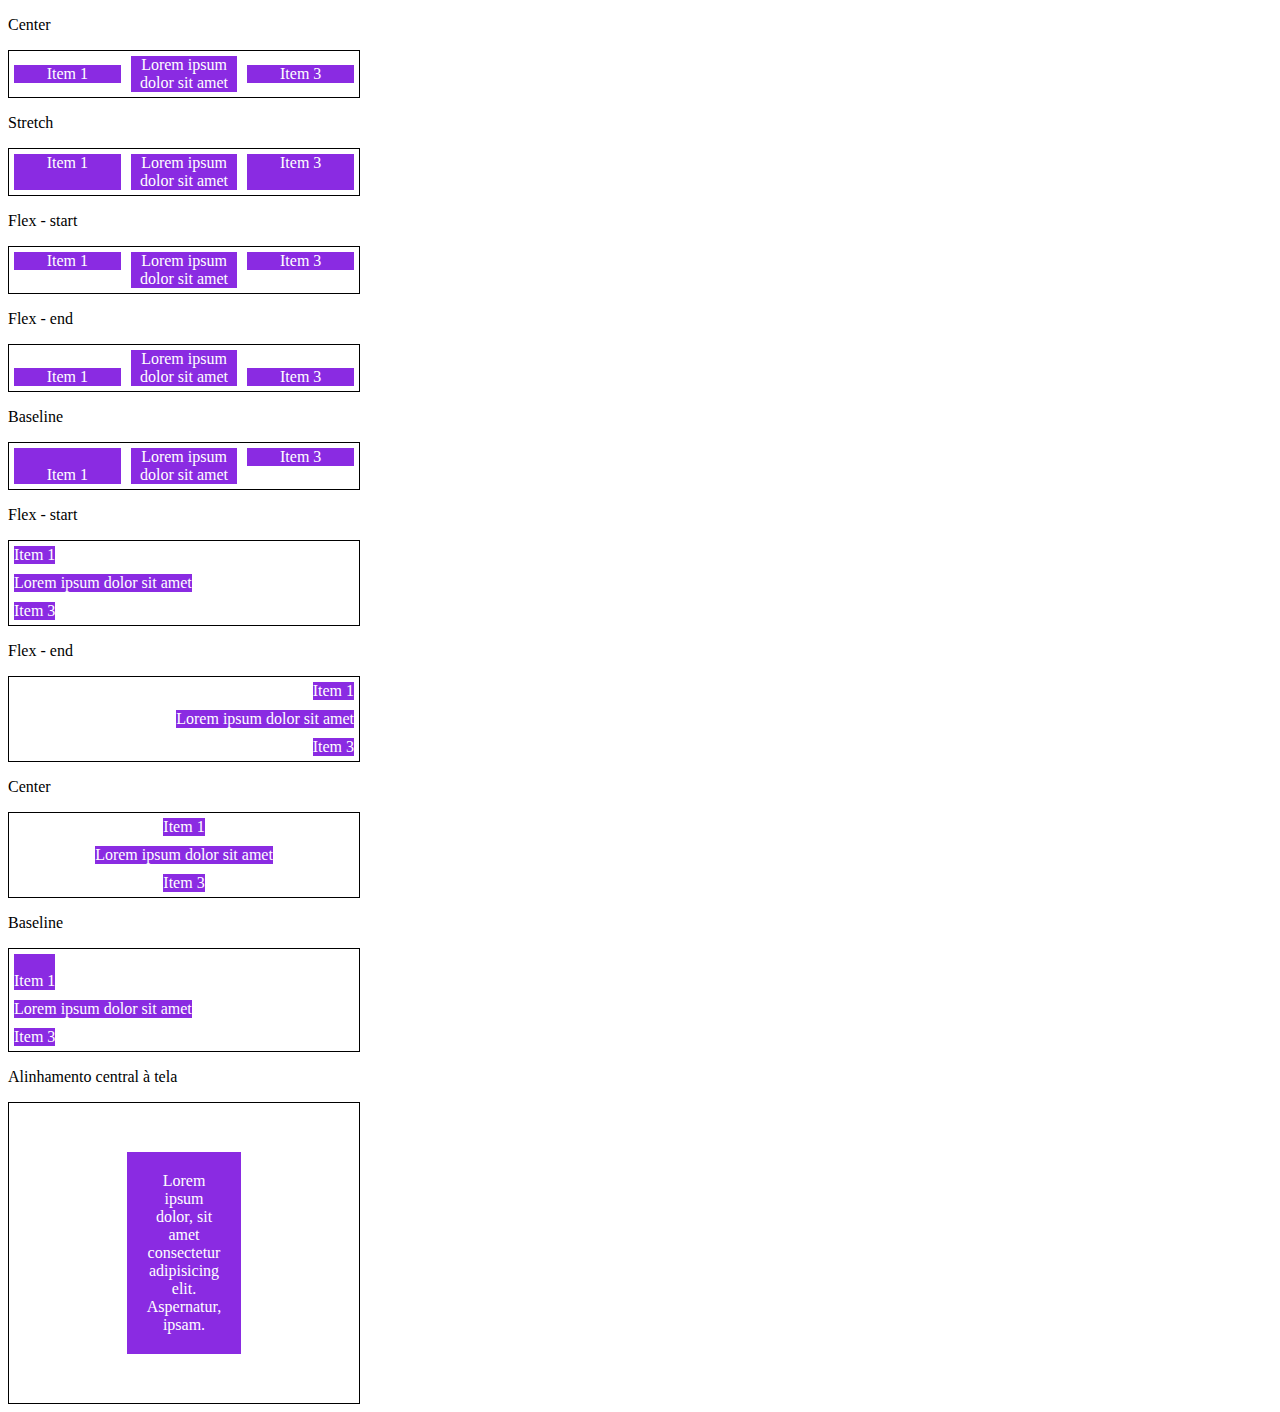
<file: Posicionando Elementos com Flexbox em CSS/5-align-itens.html>
<!DOCTYPE html>
<html lang="en">
<head>
    <meta charset="UTF-8">
    <meta http-equiv="X-UA-Compatible" content="IE=edge">
    <meta name="viewport" content="width=device-width, initial-scale=1.0">
    <title>Fundamentos - Align Items</title>

    <style>
        .container{
            max-width: 350px;
            border: 1px solid black;
            display: flex;
        }

        .item{
            background-color: blueviolet;
            margin: 5px;
            color: white;
            text-align: center;
            flex: 1;
        }

        .center{
            align-items: center;
        }

        .stretch{
            align-items: stretch;
        }

        .start{
            align-items: flex-start;
        }

        .end{
            align-items: flex-end;
        }

        .baseline{
            align-items: baseline;
        }

        .column{
            flex-direction: column;
        }

        .central{
            height: 300px;
            justify-content: center;
        }

        .central .item{
            flex: 0;
            padding: 20px;
        }
    </style>
</head>
<body>
    <p>Center</p>
    <section class="container center">
        <div class="item">Item 1</div>
        <div class="item">Lorem ipsum dolor sit amet</div>
        <div class="item">Item 3</div>
    </section>

    <p>Stretch</p>
    <section class="container stretch">
        <div class="item">Item 1</div>
        <div class="item">Lorem ipsum dolor sit amet</div>
        <div class="item">Item 3</div>
    </section>

    <p>Flex - start</p>
    <section class="container start">
        <div class="item">Item 1</div>
        <div class="item">Lorem ipsum dolor sit amet</div>
        <div class="item">Item 3</div>
    </section>

    <p>Flex - end</p>
    <section class="container end">
        <div class="item">Item 1</div>
        <div class="item">Lorem ipsum dolor sit amet</div>
        <div class="item">Item 3</div>
    </section>

    <p>Baseline</p>
    <section class="container baseline">
        <div class="item"><br>Item 1</div>
        <div class="item">Lorem ipsum dolor sit amet</div>
        <div class="item">Item 3</div>
    </section>

    <p>Flex - start</p>
    <section class="container start column">
        <div class="item">Item 1</div>
        <div class="item">Lorem ipsum dolor sit amet</div>
        <div class="item">Item 3</div>
    </section>

    <p>Flex - end</p>
    <section class="container end column">
        <div class="item">Item 1</div>
        <div class="item">Lorem ipsum dolor sit amet</div>
        <div class="item">Item 3</div>
    </section>

    <p>Center</p>
    <section class="container center column">
        <div class="item">Item 1</div>
        <div class="item">Lorem ipsum dolor sit amet</div>
        <div class="item">Item 3</div>
    </section>

    <p>Baseline</p>
    <section class="container baseline column">
        <div class="item"><br>Item 1</div>
        <div class="item">Lorem ipsum dolor sit amet</div>
        <div class="item">Item 3</div>
    </section>

    <p>Alinhamento central à tela</p>
    <section class="container central center">
        <div class="item">
            Lorem ipsum dolor, sit amet consectetur adipisicing elit. Aspernatur, ipsam.            
        </div>
    </section>
</body>
</html>
</file>
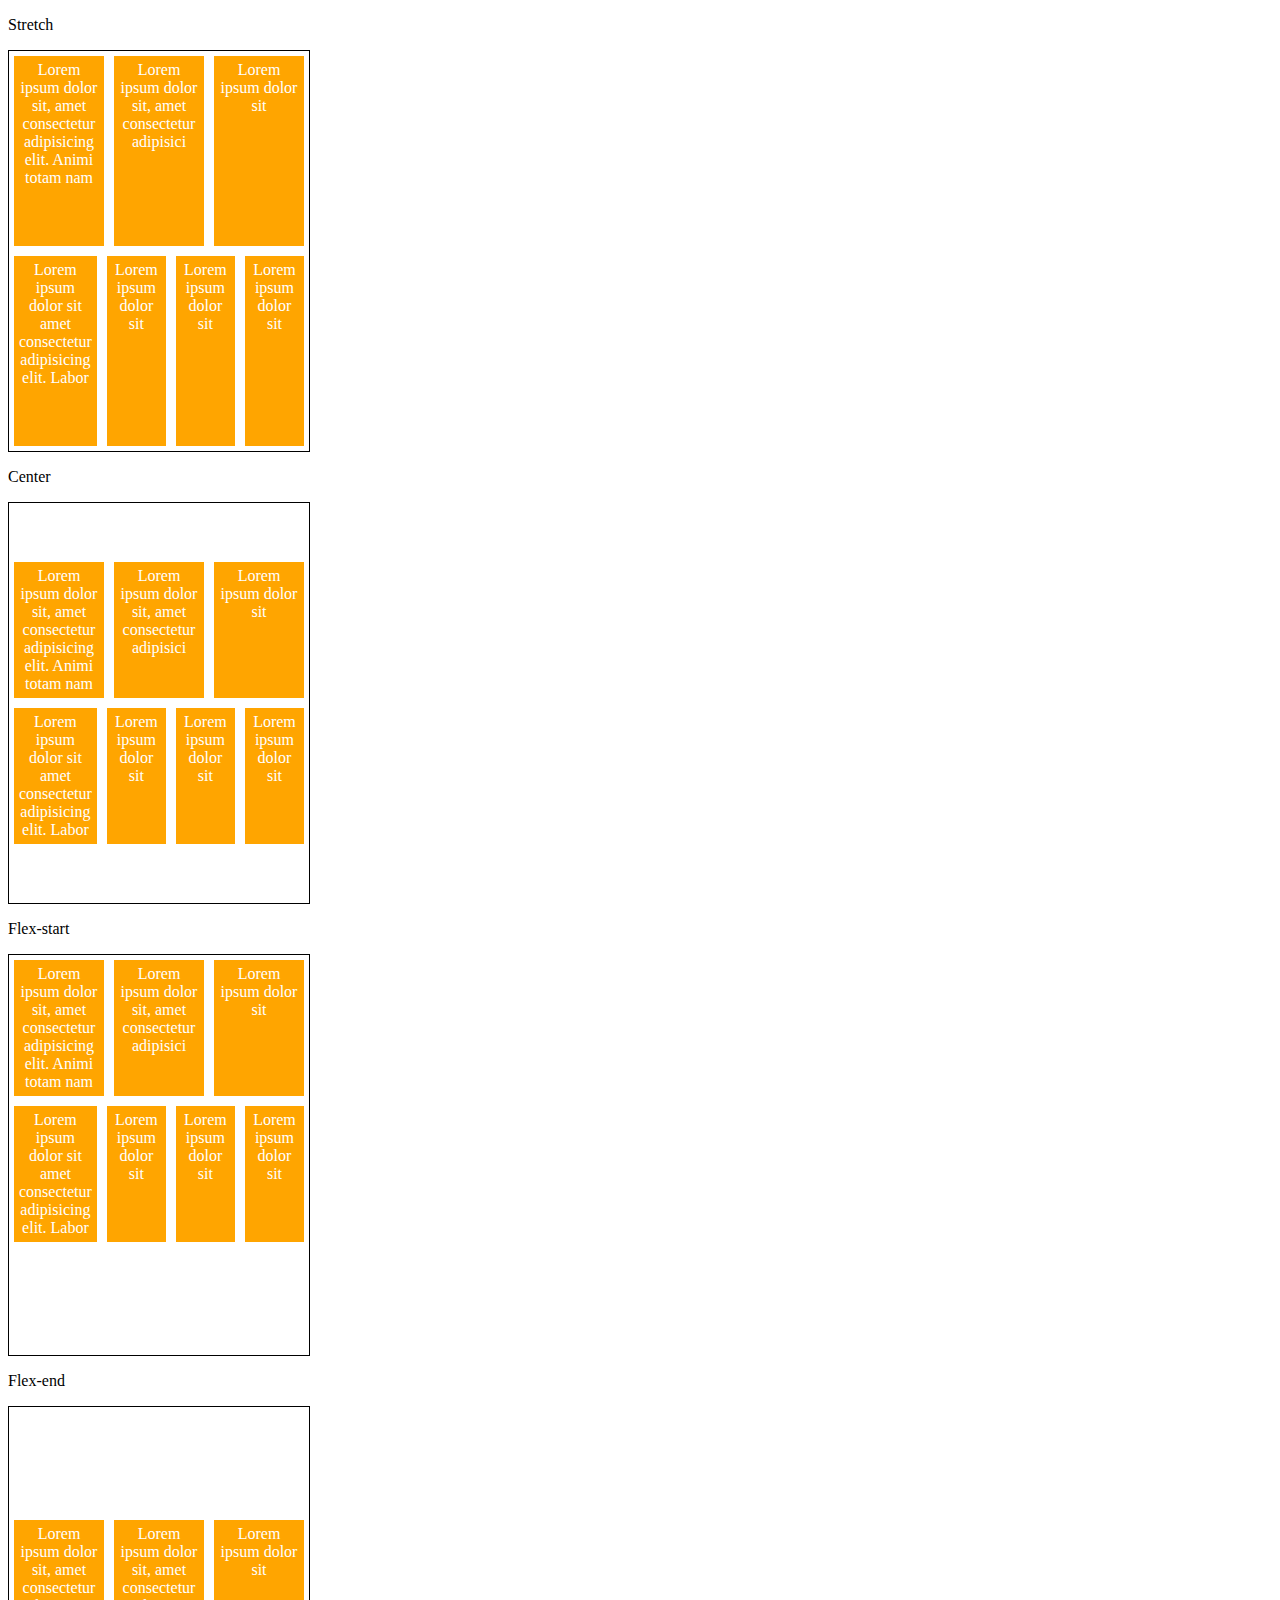
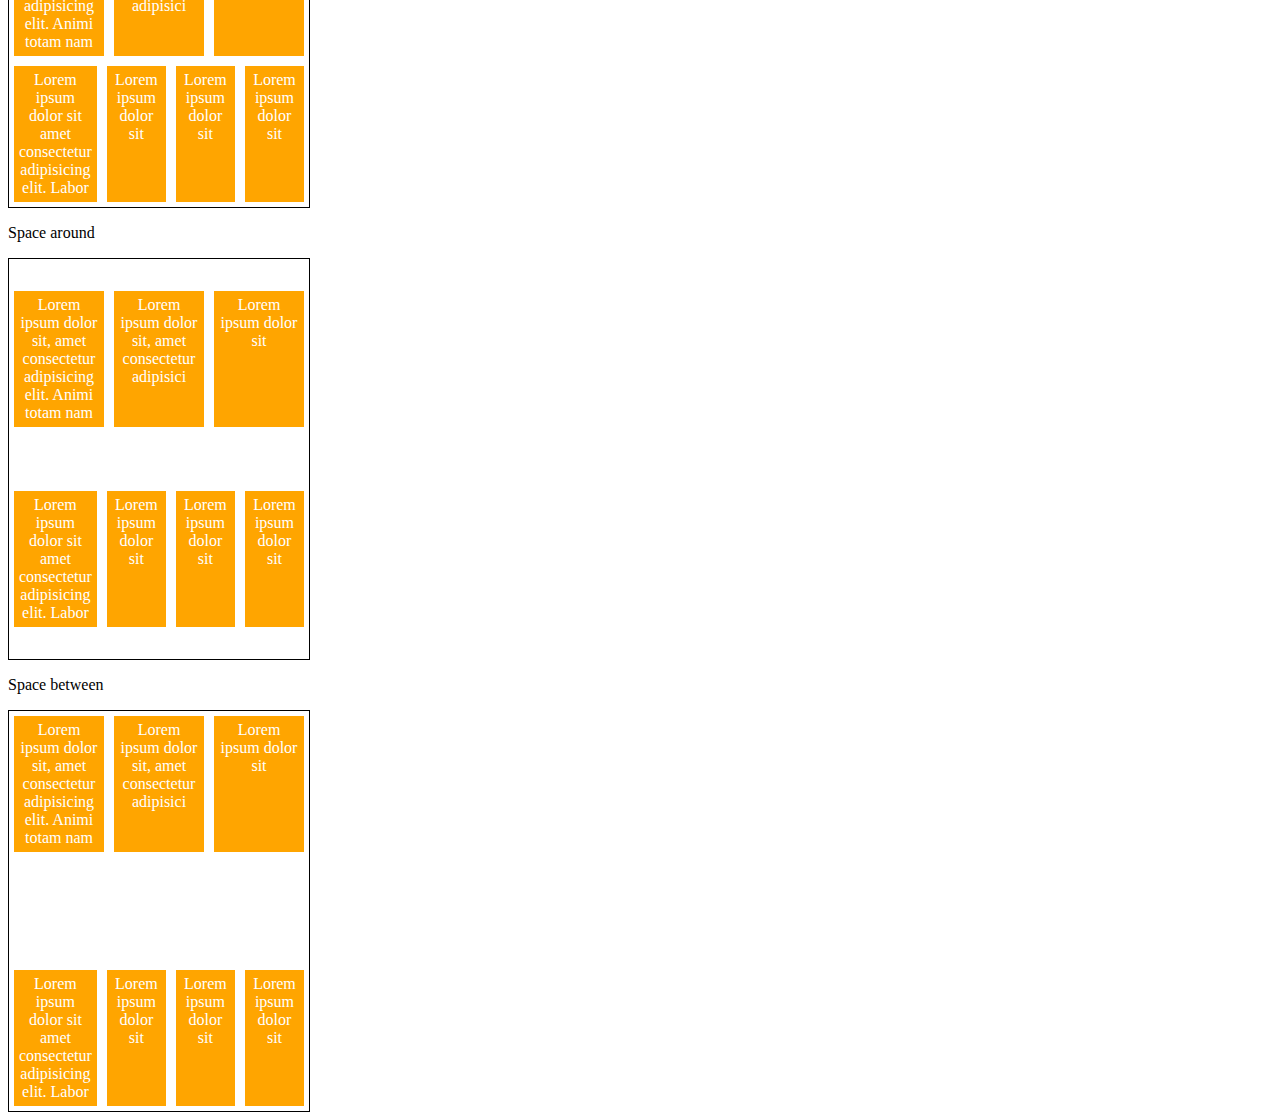
<file: Posicionando Elementos com Flexbox em CSS/6-align-content.html>
<!DOCTYPE html>
<html lang="en">
<head>
    <meta charset="UTF-8">
    <meta http-equiv="X-UA-Compatible" content="IE=edge">
    <meta name="viewport" content="width=device-width, initial-scale=1.0">
    <title>Fundamentos - Align-content</title>
    <style>
        .container{
            height: 400px;
            max-width: 300px;
            margin: 0;
            display: flex;
            flex-wrap: wrap;
            border: 1px solid black;
        }

        .item{
            background-color: orange;
            padding: 5px;
            margin: 5px;
            flex: 1;
            text-align: center;
            color: white;
        }

        .stretch{
            align-content: stretch;
        }

        .center{
            align-content: center;
        }

        .start{
            align-content: flex-start;
        }

        .end{
            align-content: flex-end;
        }

        .around{
            align-content: space-around;
        }

        .between{
            align-content: space-between;
        }
    </style>
</head>
<body>
    <p>Stretch</p>
    <div class="container stretch">
        <div class="item">Lorem ipsum dolor sit, amet consectetur adipisicing elit. Animi totam nam </div>
        <div class="item">Lorem ipsum dolor sit, amet consectetur adipisici</div>
        <div class="item">Lorem ipsum dolor sit</div>
        <div class="item">Lorem ipsum dolor sit amet consectetur adipisicing elit. Labor</div>
        <div class="item">Lorem ipsum dolor sit</div>
        <div class="item">Lorem ipsum dolor sit</div>
        <div class="item">Lorem ipsum dolor sit</div>
    </div>

    <p>Center</p>
    <div class="container center">
        <div class="item">Lorem ipsum dolor sit, amet consectetur adipisicing elit. Animi totam nam </div>
        <div class="item">Lorem ipsum dolor sit, amet consectetur adipisici</div>
        <div class="item">Lorem ipsum dolor sit</div>
        <div class="item">Lorem ipsum dolor sit amet consectetur adipisicing elit. Labor</div>
        <div class="item">Lorem ipsum dolor sit</div>
        <div class="item">Lorem ipsum dolor sit</div>
        <div class="item">Lorem ipsum dolor sit</div>
    </div>

    <p>Flex-start</p>
    <div class="container start">
        <div class="item">Lorem ipsum dolor sit, amet consectetur adipisicing elit. Animi totam nam </div>
        <div class="item">Lorem ipsum dolor sit, amet consectetur adipisici</div>
        <div class="item">Lorem ipsum dolor sit</div>
        <div class="item">Lorem ipsum dolor sit amet consectetur adipisicing elit. Labor</div>
        <div class="item">Lorem ipsum dolor sit</div>
        <div class="item">Lorem ipsum dolor sit</div>
        <div class="item">Lorem ipsum dolor sit</div>
    </div>

    <p>Flex-end</p>
    <div class="container end">
        <div class="item">Lorem ipsum dolor sit, amet consectetur adipisicing elit. Animi totam nam </div>
        <div class="item">Lorem ipsum dolor sit, amet consectetur adipisici</div>
        <div class="item">Lorem ipsum dolor sit</div>
        <div class="item">Lorem ipsum dolor sit amet consectetur adipisicing elit. Labor</div>
        <div class="item">Lorem ipsum dolor sit</div>
        <div class="item">Lorem ipsum dolor sit</div>
        <div class="item">Lorem ipsum dolor sit</div>
    </div>

    <p>Space around</p>
    <div class="container around">
        <div class="item">Lorem ipsum dolor sit, amet consectetur adipisicing elit. Animi totam nam </div>
        <div class="item">Lorem ipsum dolor sit, amet consectetur adipisici</div>
        <div class="item">Lorem ipsum dolor sit</div>
        <div class="item">Lorem ipsum dolor sit amet consectetur adipisicing elit. Labor</div>
        <div class="item">Lorem ipsum dolor sit</div>
        <div class="item">Lorem ipsum dolor sit</div>
        <div class="item">Lorem ipsum dolor sit</div>
    </div>

    <p>Space between</p>
    <div class="container between">
        <div class="item">Lorem ipsum dolor sit, amet consectetur adipisicing elit. Animi totam nam </div>
        <div class="item">Lorem ipsum dolor sit, amet consectetur adipisici</div>
        <div class="item">Lorem ipsum dolor sit</div>
        <div class="item">Lorem ipsum dolor sit amet consectetur adipisicing elit. Labor</div>
        <div class="item">Lorem ipsum dolor sit</div>
        <div class="item">Lorem ipsum dolor sit</div>
        <div class="item">Lorem ipsum dolor sit</div>
    </div>
</body>
</html>
</file>
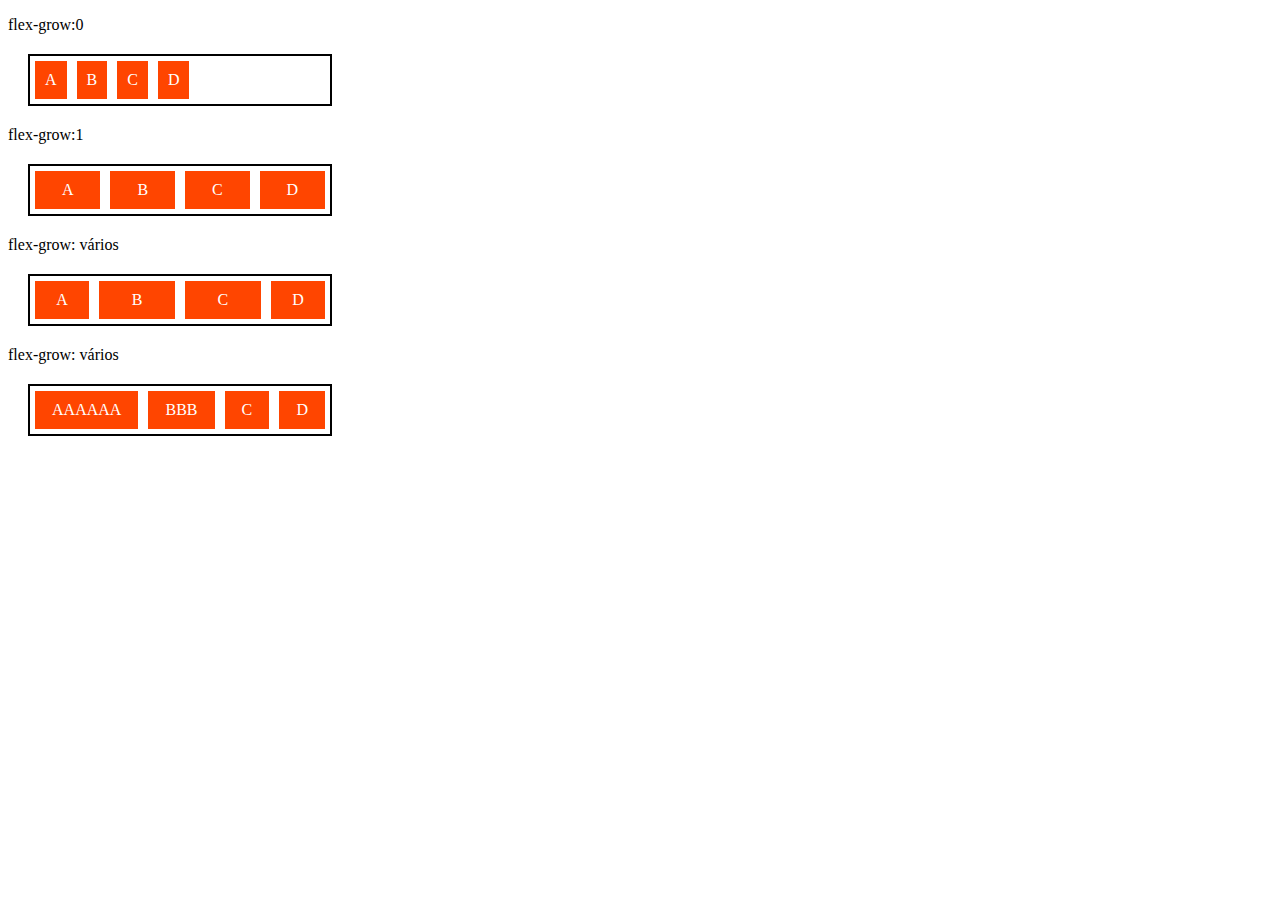
<file: Posicionando Elementos com Flexbox em CSS/7-flex-grow.html>
<!DOCTYPE html>
<html lang="en">
<head>
    <meta charset="UTF-8">
    <meta http-equiv="X-UA-Compatible" content="IE=edge">
    <meta name="viewport" content="width=device-width, initial-scale=1.0">
    <title>Fundamentos - Flex grow</title>
    <style>
        .flex-container{
            display: flex;
            border: 2px solid black;
            max-width: 300px;
            margin: 20px;
        }

        .item{
            background-color: orangered;
            margin: 5px;
            padding: 10px;
            text-align: center;
            color: white;
        }

        .fg-0{
            flex-grow: 0;
        }

        .fg-1{
            flex-grow: 1;
        }

        .fg-2{
            flex-grow: 2;
        }

        .fg-3{
            flex-grow: 3;
        }
    </style>
</head>
<body>
    <p>flex-grow:0</p>
    <div class="flex-container">
        <div class="item fg-0">A</div>
        <div class="item fg-0">B</div>
        <div class="item fg-0">C</div>
        <div class="item fg-0">D</div>
    </div>

    <p>flex-grow:1</p>
    <div class="flex-container">
        <div class="item fg-1">A</div>
        <div class="item fg-1">B</div>
        <div class="item fg-1">C</div>
        <div class="item fg-1">D</div>
    </div>

    <p>flex-grow: vários</p>
    <div class="flex-container">
        <div class="item fg-1">A</div>
        <div class="item fg-2">B</div>
        <div class="item fg-2">C</div>
        <div class="item fg-1">D</div>
    </div>

    <p>flex-grow: vários</p>
    <div class="flex-container">
        <div class="item fg-2">AAAAAA</div>
        <div class="item fg-2">BBB</div>
        <div class="item fg-2">C</div>
        <div class="item fg-2">D</div>
    </div>
</body>
</html>
</file>
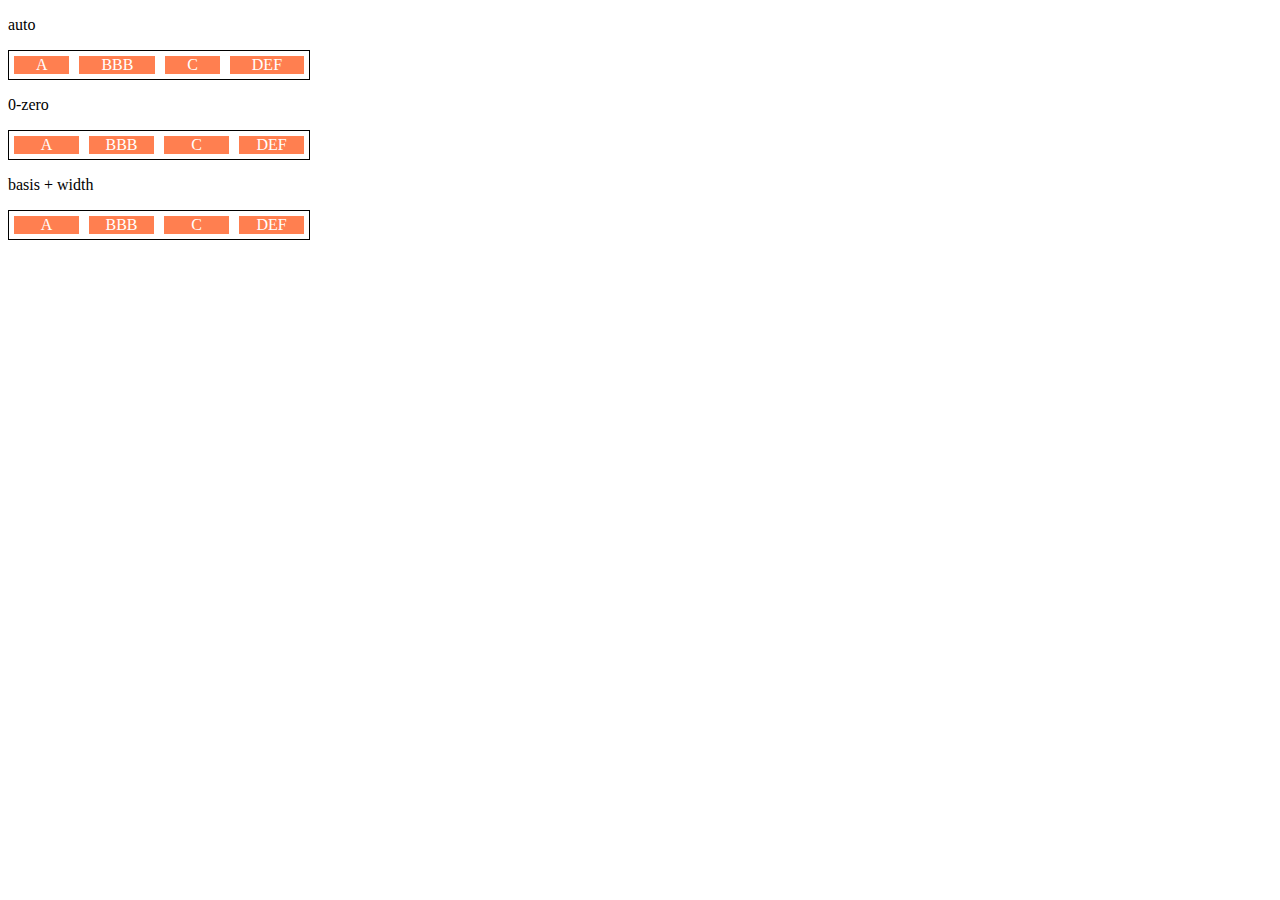
<file: Posicionando Elementos com Flexbox em CSS/8-flex-basis.html>
<!DOCTYPE html>
<html lang="en">
<head>
    <meta charset="UTF-8">
    <meta http-equiv="X-UA-Compatible" content="IE=edge">
    <meta name="viewport" content="width=device-width, initial-scale=1.0">
    <title>Fundamentos - Flex-basis</title>
    <style>
        .flex-container{
            max-width: 300px;
            border: 1px solid black;
            display: flex;
        }

        .items{
            background-color: coral;
            color: white;
            text-align: center;
            margin: 5px;
        }

        .bauto{
            flex-basis: auto;
        }

        .fg-0{
            flex-grow: 0;
        }

        .fg-1{
            flex-grow: 1;
        }

        .fg-2{
            flex-grow: 2;
        }

        .b0{
            flex-basis: 0;
        }

        .w100{
            flex-basis: 100px;
        }
    </style>
</head>
<body>
    <p>auto</p>
    <div class="flex-container">
        <div class="items bauto fg-1">A</div>
        <div class="items bauto fg-1">BBB</div>
        <div class="items bauto fg-1">C</div>
        <div class="items bauto fg-1">DEF</div>
    </div>
    
    <p>0-zero</p>
    <div class="flex-container">
        <div class="items b0 fg-1">A</div>
        <div class="items b0 fg-1">BBB</div>
        <div class="items b0 fg-1">C</div>
        <div class="items b0 fg-1">DEF</div>
    </div>

    <p>basis + width</p>
    <div class="flex-container">
        <div class="items w100 fg-2">A</div>
        <div class="items w100 fg-2">BBB</div>
        <div class="items w100 fg-2">C</div>
        <div class="items w100 fg-2">DEF</div>
    </div>
</body>
</html>
</file>
<file: Introdução a criação de websites com HTML5 e CSS3/style.css>
body {
    background: #f7f7f7;
    max-width: 900px;
    margin: auto; 
}

.photo {
    border: 1px;
    border-color: #505050;
    border-radius: 75px;
}

#title, .subtitle, .post_title {
    color: #505050;
}

#title {
    font-size: 40px;
    text-transform: uppercase;
}

.post_title {
    font-family: Verdana, Arial, Helvetica, sans-serif;
    font-size: 16px;
    font-style: italic;

    border: 3px solid blue;
    border-top: 2px dotted green;
    border-right: 4px dashed pink;
    border-radius: 5px;

    margin: 0px;
    margin-bottom: 5px;
}

article {
    background-color: #fff;
    font-family: Verdana, Arial, Helvetica, sans-serif;
    
    padding: 10px;
    border: 3px solid #505050;
    border-radius: 5px;
    margin: 0px;
    margin-bottom: 15px;
}

.post_content {
    margin: 0px;
    margin-bottom: 15px;
}

.post_img {
    margin-bottom: 15px;
}

.contact_list {
    list-style-type: "\1F44D";
    padding-left: 15px;;
}

.contact_list li a {
    color: blue;
}
</file>
<file: Recriando a página inicial do Instagram/style.css>
* {
    padding: 0;
    margin: 0;
    box-sizing: border-box;
    text-decoration: none;
    font-family: sans-serif;
    font-size: 14px;
}

body {
    width: 100%;
    min-height: 100vh;
    background-color: rgb(243, 243, 243);
    margin: 0;
    padding: 0;
    display: flex;
    justify-content: center;
}

.instagram-wrapper {
    display: flex;
    align-items: center;
    justify-content: start;
    width: 60%;
    height: 100vh;
}

.instagram-phone {
    display: flex;
    align-items: center;
    justify-content: center;
    width: 50%;
}

.instagram-phone img {
    height: 50rem;
}

.instagram-continue {
    display: flex;
    align-items: center; /* horizontal */
    justify-content: space-around; /* vertical */
    flex-direction: column;
    width: 50%;
    min-height: 34rem;
}

.group {
    display: flex;
    justify-content: space-between;
    align-items: center;
    flex-direction: column;
    background-color: #ffffff;
    width: 100%;
    padding: 1.3rem 0;
    border: 1px solid lightgray;
}

.group:nth-child(1) {
    min-height: 19rem;
}

.instagram-logo {
    height: 3rem;
}

.profile-photo {
    display: flex;
    justify-content: center;
    align-items: center;
    border-radius: 50%;
    overflow: hidden;
}

.profile-photo img {
    height: 6rem;
}

.instagram-login {
    background-color: #0095f6;
    color: #ffffff;
    padding: 8px;
    border-radius: 4px;
}

.instagram-logout {
    color: #0095f6;
    margin-top: 1rem;
}

.not-account {
    color: rgb(160, 160, 160);
}

.link-blue {
    color: #0095f6;
}

.get-the-app {
    display: flex;
    flex-direction: column;
    align-items: center;
    justify-content: center;
    width: 100%;
    padding: 1.3rem 0;
}

.download {
    display: flex;
    width: 100%;
    justify-content: center;
    align-items: center;
    padding: 1rem;
}

.app-download {
    height: 3rem;
    width: 10rem;
    background-size: cover;
    border-radius: 5px;
    margin: 0 5px;
}

.app-download:nth-child(1) {
    background-image: url('./img/apple-button.png');
}

.app-download:nth-child(2) {
    background-image: url('./img/googleplay-button.png');
}

/* media queries */


@media (max-width: 1024px) {
    .instagram-wrapper {
        width: 90%;
    }
}

@media (max-width: 650px) {
    body {
        background-color: #ffffff;
    }

    .instagram-wrapper {
        width: 90%;
    }

    .instagram-phone {
        display: none;
    }

    .instagram-continue {
        width: 100%;
    }
    
    .group {
        border: 1px solid transparent;
    }
}
</file>
<file: Posicionando Elementos com Flexbox em CSS/flex-projeto/style.css>
*{
    margin: 0;
    padding: 0;
    font-family: 'open Sans', sans-serif;
}

ul{
    list-style: none;
    margin: 0;
    padding: 0;
}

ul li a{
    text-decoration: none;
}

.flex-container{
    display: flex;
    max-width: 992px;
    margin: auto;
    width: 100%;
    min-width: 320px;
}

header{
    background-color: #122A57;
    height: 100px;
    display: flex;
    align-items: center;
    color: #fff;
}

header .list-items{
    display: flex;
    width: 100%;
    max-width: 260px;
    justify-content: space-between;
    align-items: center;
}

.list-items li a{
    color: #fff;
}

header .menu {
    justify-content: space-between;
}

.apresentacao{
    height: 100vh;
    align-items: center;
    justify-content: space-between;
}

.apresentacao .texto-apresentacao{
    min-height: 200px;
    width: 100%;
}

.texto-apresentacao h1{
    color: #122A57;
    font-size: 48px;
    margin-bottom: 10px;
}

.btn{
    background-color: #122A57;
    color: #fff;
    text-align: center;
    border-radius: 30px;
    width: 220px;
    display: block;
    text-decoration: none;
    height: 50px;
    line-height: 48px;
    margin-top: 10px;
    margin-bottom: 10px;
}

#quem-somos{
    flex-direction: row-reverse;
    align-items: center;
    justify-content: space-between;
}

#quem-somos h2{
    font-size: 32px;
    display: flex;
    color: #122A57;
    margin-bottom: 20px;
}

#quem-somos h2::before{
    content: "";
    height: 50px;
    width: 5px;
    margin-right: 5px;
    background-color: #122A57;
    position: relative;
}

#quem-somos p{
    margin-bottom: 10px;
    width: 90%;
}

#quem-somos img{
    min-width: 420px;
}

.container-externo{
    background-color: #122A57;
    width: 100%;
}

#servicos{
    flex-direction: column;
    padding-top: 50px;
    padding-bottom: 100px;
}

#servicos h2{
    color: white;
    font-size: 32px;
    margin-bottom: 20px;
}

.list-servicos{
    display: flex;
    justify-content: space-between;
}

.item-servico{
    text-align: center;
}

.item-servico a{
    width: 220px;
    background-color: #fff;
    border-radius: 30px;
    text-align: center;
    height: 50px;
    margin-top: 20px;
    line-height: 50px;
    padding: 5px 10px;
    text-decoration: none;
    color: #122A57;
    font-size: 15px;
}

.item-servico p{
    font-weight: 700;
    font-size: 18px;
    color: #fff;
    margin-top: 20px;
}

.item-servico img{
    width: 80%;
    margin: auto;
}

#planos{
    flex-direction: column;
    min-height: 100vh;
    padding-top: 52px;
}

#planos h2{
    font-size: 32px;    
}

.list-planos{
    display: flex;
    align-items: flex-end;
}

.item-plano{
    flex: 1;
    border: 2px solid #122A57;
    margin-right: 20px;
    padding: 10px;
    max-width: 240px;
}

.item-plano .btn{
    margin: auto;
    margin-bottom: 20px;
    justify-content: space-between;
}

.item-plano h3{
    font-size: 24px;
    display: flex;
    flex-direction: column;
    text-align: center;
    margin-top: 20px;
    margin-bottom: 10px;
    margin-top: 20px;    
}

.item-plano h3::after{
    content: "";
    background-color: #122A57;
    width: 100%;
    height: 3px;
}

.item-plano ul{
    padding: 10px 20px;
    display: flex;
    flex-direction: column;
}

.item-plano ul li{
    display: flex;
    flex-wrap: nowrap;
    align-items: center;
}

.item-plano ul li::before{
    content: "";
    width: 10px;
    height: 10px;
    background-color: #122A57;
    margin-right: 5px;
}

footer{
    background-color: #122A57;
    height: 70px;
    align-items: center;
}

footer .footer{
    justify-content: space-between;
    color: #fff;   
}

/* mobile */
@media(max-width: 992px){
    .flex-container{
        flex-direction: column;    
    }

    .apresentacao{
        flex-direction: column-reverse;
    }

    .apresentacao .texto-apresentacao{
        width: 100%;
    }

    #quem-somos{
        flex-direction: column-reverse;
    }

    #quem-somos img{
        min-width: 320px;
        margin: auto;
    }

    .list-servicos{
        flex-direction: column;
    }

    .item-servico img{
        width: 50%;
        margin: auto;
    }

    .list-planos{
        flex-direction: column;
        align-items: flex-start;
        margin-bottom: 20px;
    }

    .list-planos .item-plano{
        max-width: 90%;
        margin: auto;
        margin-bottom: 20px;
        width: 100%;
    }
}
</file>
